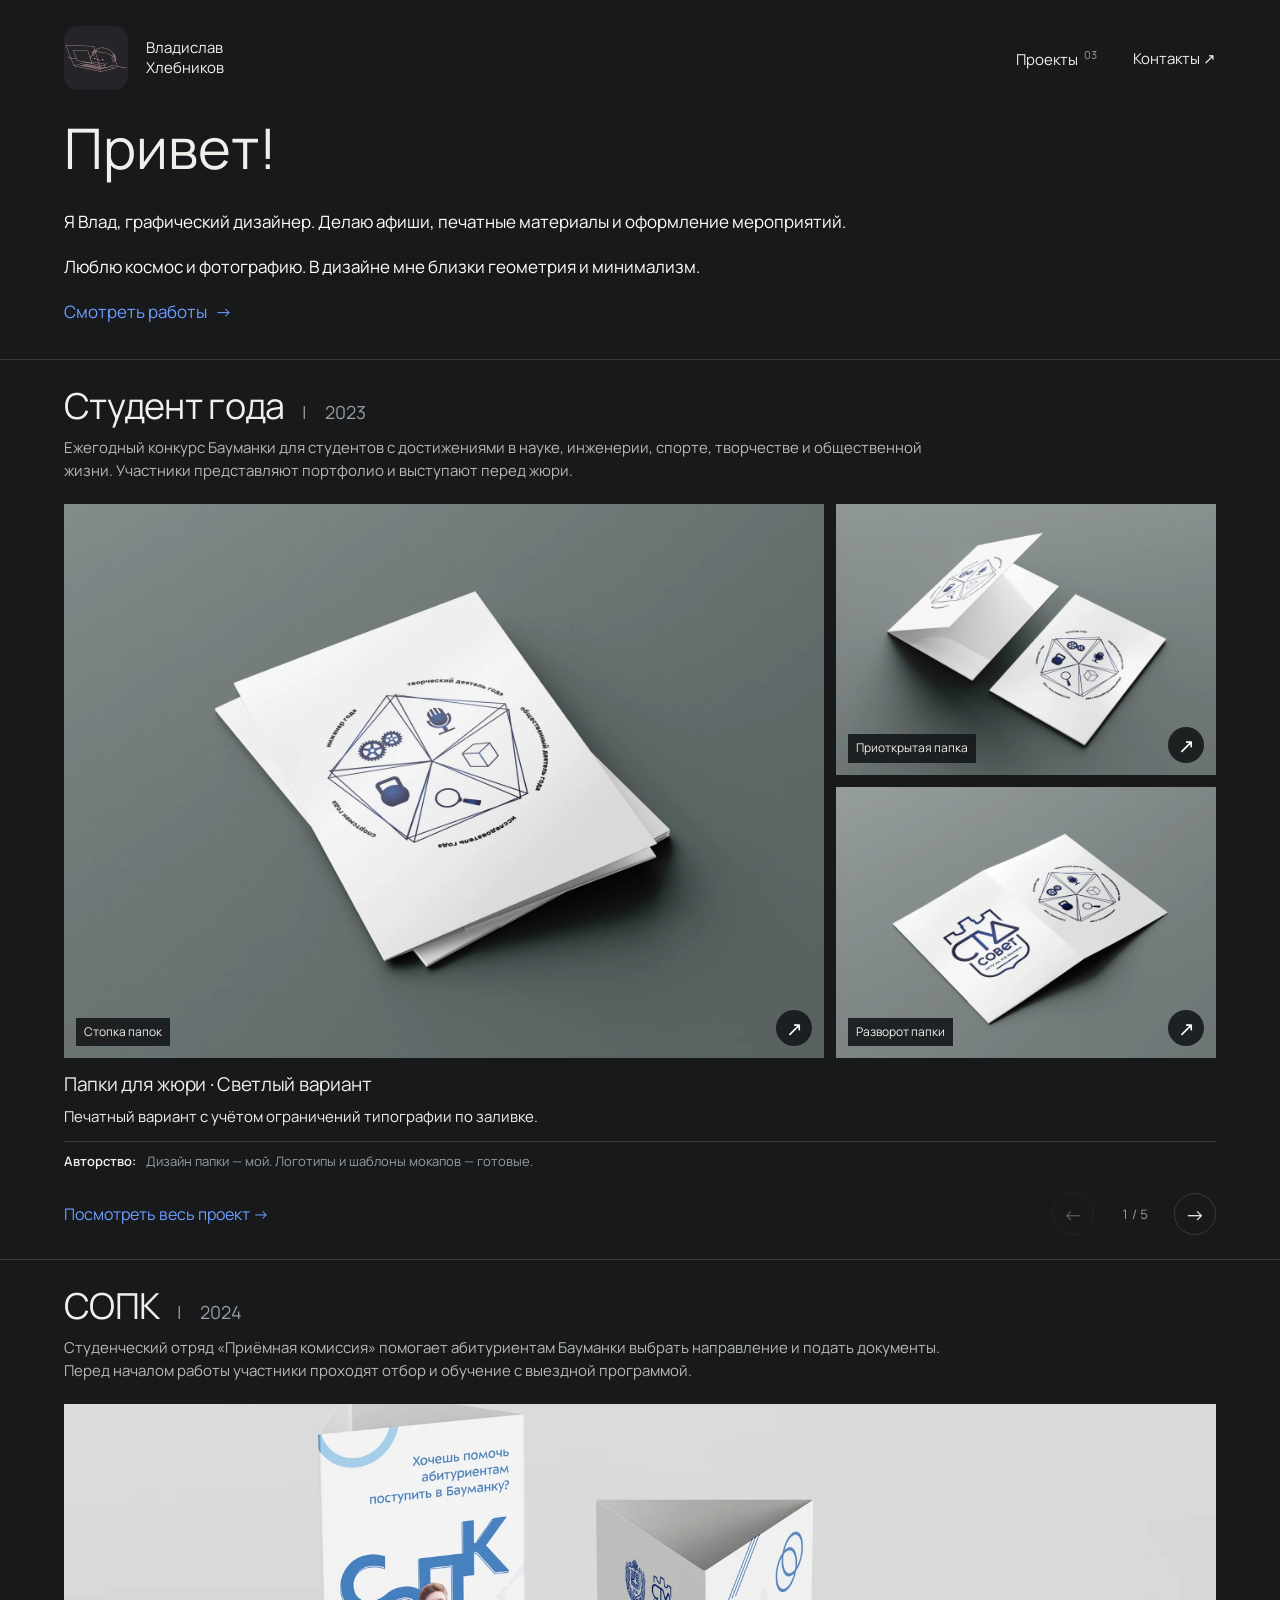
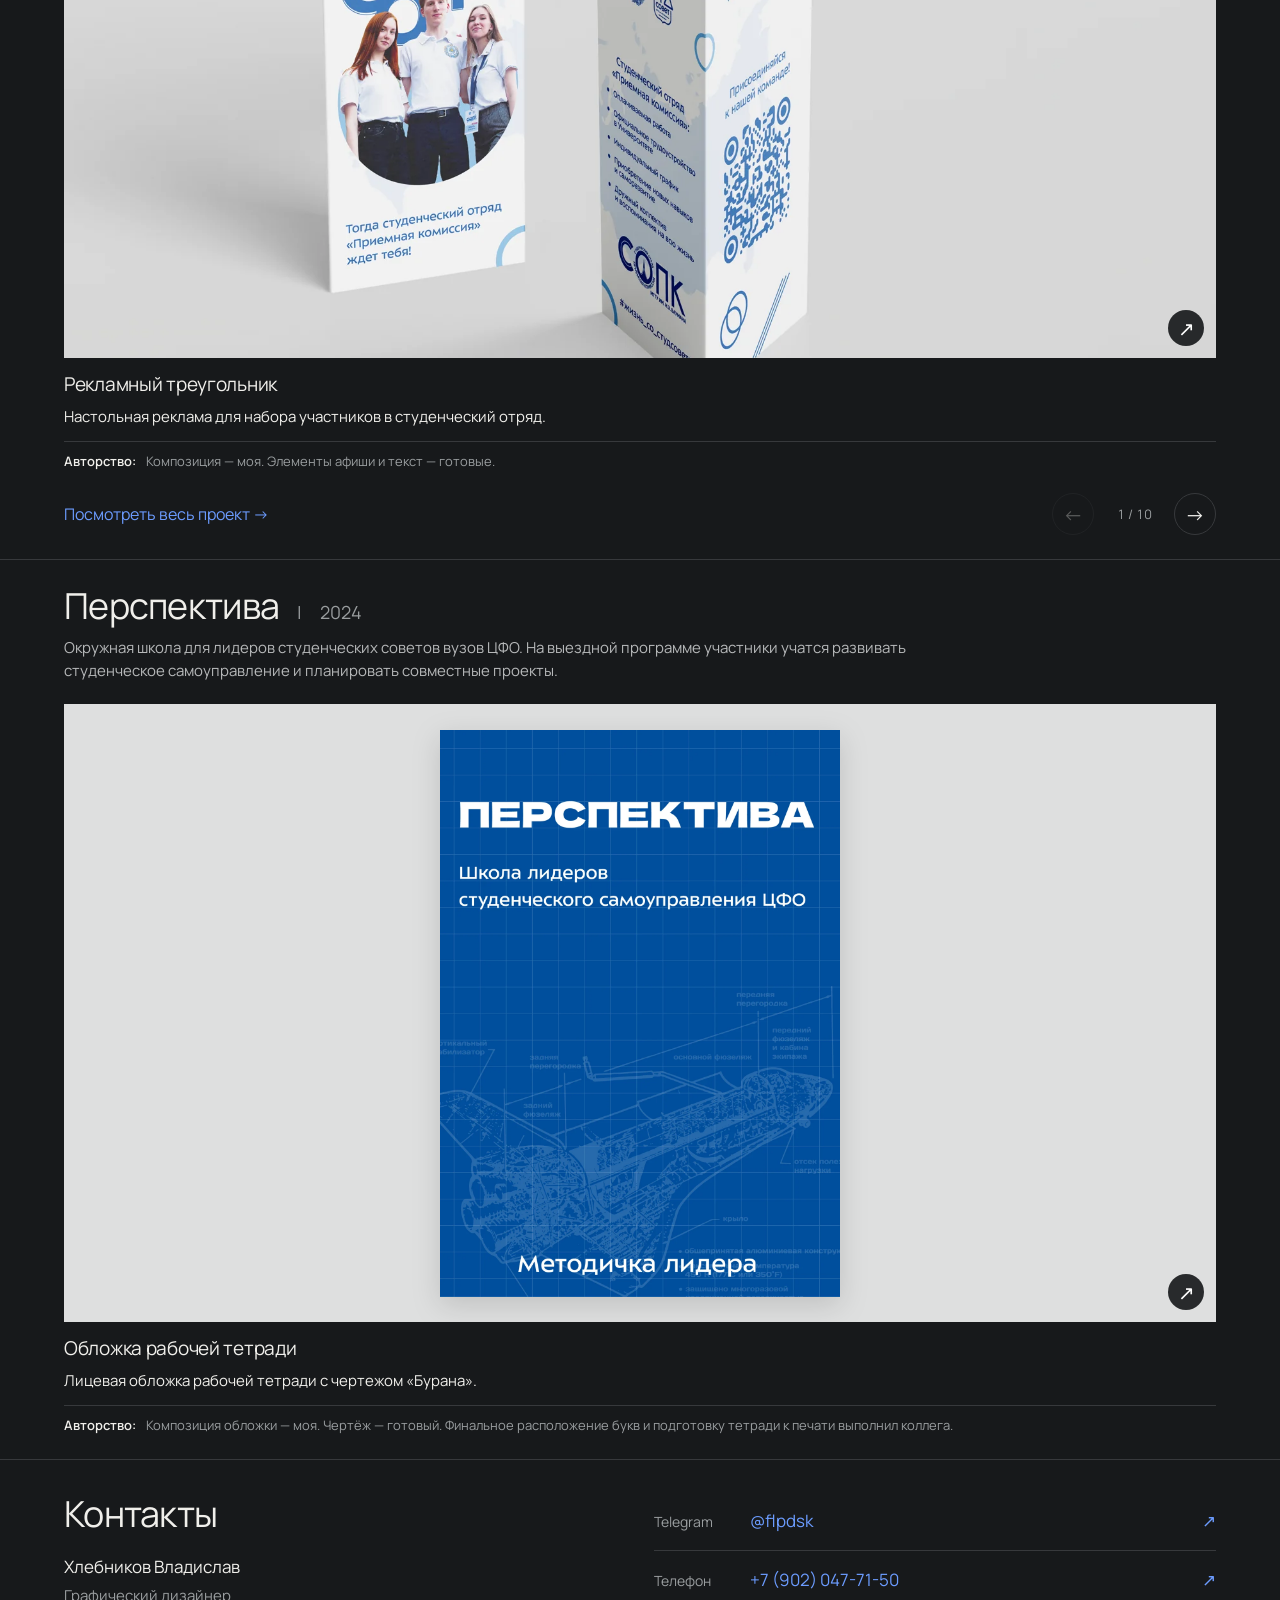
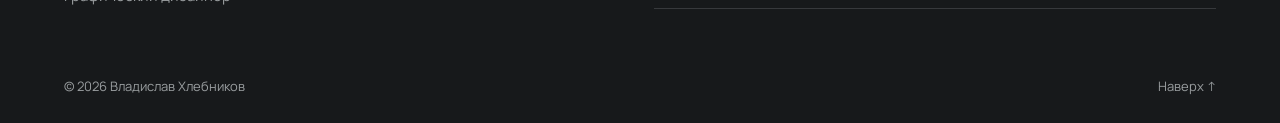
<file: index.html>
<!doctype html>
<html lang="ru" class="home-page">
<head>
  <meta charset="utf-8">
  <meta name="viewport" content="width=device-width, initial-scale=1">
  <meta name="theme-color" content="#17191b">
  <meta name="description" content="Привет, я Влад. Занимаюсь графическим дизайном. Здесь собрал афиши, печатные материалы и оформление событий и рассказываю о своей работе над ними.">
  <title>Владислав Хлебников — графический дизайн</title>
  <link rel="icon" href="assets/favicon.svg" type="image/svg+xml">
  <link rel="preconnect" href="https://fonts.googleapis.com">
  <link rel="preconnect" href="https://fonts.gstatic.com" crossorigin>
  <link rel="stylesheet" href="https://fonts.googleapis.com/css2?family=Manrope:wght@400;600&amp;display=swap">
  <link rel="stylesheet" href="assets/styles.css">
  <link rel="stylesheet" href="assets/showcase.css">
  <script src="assets/content.js" defer></script>
  <script src="assets/main.js" defer></script>
</head>
<body>
  <a class="skip-link" href="#projects">Перейти к проектам</a>
  <header class="header wrap">
    <a class="identity" href="#" aria-label="Владислав Хлебников — на главную"><img class="identity-avatar" src="assets/avatar.webp" width="64" height="64" alt="" decoding="async"><span>Владислав<br>Хлебников</span></a>
    <nav aria-label="Основная навигация"><a href="#projects">Проекты <span class="nav-count">03</span></a><a href="#contact">Контакты <span aria-hidden="true">↗</span></a></nav>
  </header>
  <main>
    <section class="hero wrap" aria-labelledby="hero-title">
      <h1 id="hero-title">Привет!</h1>
      <div id="approach" class="hero-copy">
        <p>Я Влад, графический дизайнер. Делаю афиши, печатные материалы и оформление мероприятий.</p>
        <p>Люблю космос и фотографию. В дизайне мне близки геометрия и минимализм.</p>
        <a class="hero-link" href="#projects">Смотреть работы <span aria-hidden="true">→</span></a>
      </div>
    </section>
    <section id="projects" class="projects" aria-label="Проекты">
      <div id="project-list"><!-- portfolio:start -->
<section class="project-showcase wrap" id="student" aria-labelledby="student-title" aria-describedby="student-overview"><header class="showcase-header"><div class="project-heading"><h2 id="student-title">Студент года</h2><span class="project-heading-divider" aria-hidden="true">|</span><time class="project-year" datetime="2023">2023</time></div><p class="showcase-description" id="student-overview">Ежегодный конкурс Бауманки для студентов с достижениями в науке, инженерии, спорте, творчестве и общественной жизни. Участники представляют портфолио и выступают перед жюри.</p></header><div class="carousel-viewport" aria-label="Работы проекта «Студент года 2023»"><figure class="work work-wide" data-project="student" data-work="student-white-folders"><div class="work-views views-mosaic"><a class="work-image" href="assets/images/student-white-folders.webp" data-view="student-white-folders" aria-label="Открыть: Папки для жюри · Светлый вариант: Стопка папок" aria-describedby="student-student-white-folders-caption"><span class="work-image-motion"><img src="assets/images/student-white-folders.webp" alt="Студент года 2023 — Папки для жюри · Светлый вариант: Стопка папок" loading="lazy" decoding="async"></span><span class="image-expand" aria-hidden="true">↗</span><span class="view-label">Стопка папок</span></a>
<a class="work-image" href="assets/images/student-white.webp" data-view="student-white" aria-label="Открыть: Папки для жюри · Светлый вариант: Приоткрытая папка" aria-describedby="student-student-white-folders-caption"><span class="work-image-motion"><img src="assets/images/student-white.webp" alt="Студент года 2023 — Папки для жюри · Светлый вариант: Приоткрытая папка" loading="lazy" decoding="async"></span><span class="image-expand" aria-hidden="true">↗</span><span class="view-label">Приоткрытая папка</span></a>
<a class="work-image" href="assets/images/student-white-open.webp" data-view="student-white-open" aria-label="Открыть: Папки для жюри · Светлый вариант: Разворот папки" aria-describedby="student-student-white-folders-caption"><span class="work-image-motion"><img src="assets/images/student-white-open.webp" alt="Студент года 2023 — Папки для жюри · Светлый вариант: Разворот папки" loading="lazy" decoding="async"></span><span class="image-expand" aria-hidden="true">↗</span><span class="view-label">Разворот папки</span></a></div><figcaption id="student-student-white-folders-caption"><h3 class="work-title">Папки для жюри · Светлый вариант</h3><p class="work-summary">Печатный вариант с учётом ограничений типографии по заливке.</p><dl class="work-team"><dt class="work-team-label">Авторство:</dt><dd>Дизайн папки — мой. Логотипы и шаблоны мокапов — готовые.</dd></dl></figcaption></figure>
<figure class="work work-wide" data-project="student" data-work="student-folders"><div class="work-views views-mosaic"><a class="work-image" href="assets/images/student-folders.webp" data-view="student-folders" aria-label="Открыть: Папки для жюри · Тёмный концепт: Стопка папок" aria-describedby="student-student-folders-caption"><span class="work-image-motion"><img src="assets/images/student-folders.webp" alt="Студент года 2023 — Папки для жюри · Тёмный концепт: Стопка папок" loading="lazy" decoding="async"></span><span class="image-expand" aria-hidden="true">↗</span><span class="view-label">Стопка папок</span></a>
<a class="work-image" href="assets/images/student-cover.webp" data-view="student-cover" aria-label="Открыть: Папки для жюри · Тёмный концепт: Приоткрытая папка" aria-describedby="student-student-folders-caption"><span class="work-image-motion"><img src="assets/images/student-cover.webp" alt="Студент года 2023 — Папки для жюри · Тёмный концепт: Приоткрытая папка" loading="lazy" decoding="async"></span><span class="image-expand" aria-hidden="true">↗</span><span class="view-label">Приоткрытая папка</span></a>
<a class="work-image" href="assets/images/student-folder-open.webp" data-view="student-folder-open" aria-label="Открыть: Папки для жюри · Тёмный концепт: Разворот папки" aria-describedby="student-student-folders-caption"><span class="work-image-motion"><img src="assets/images/student-folder-open.webp" alt="Студент года 2023 — Папки для жюри · Тёмный концепт: Разворот папки" loading="lazy" decoding="async"></span><span class="image-expand" aria-hidden="true">↗</span><span class="view-label">Разворот папки</span></a></div><figcaption id="student-student-folders-caption"><h3 class="work-title">Папки для жюри · Тёмный концепт</h3><p class="work-summary">Первый вариант папок в тёмных цветах конкурса. Сохранил его как концепт.</p><dl class="work-team"><dt class="work-team-label">Авторство:</dt><dd>Дизайн папки — мой, на основе концепта команды. Шаблоны мокапов — готовые.</dd></dl></figcaption></figure>
<figure class="work work-portrait" data-project="student" data-work="student-poster"><div class="work-views"><a class="work-image" href="assets/images/student-poster.webp" data-view="student-poster" aria-label="Открыть: Афиша конкурса" aria-describedby="student-student-poster-caption"><span class="work-image-motion"><img src="assets/images/student-poster.webp" alt="Студент года 2023 — Афиша конкурса" loading="lazy" decoding="async"></span><span class="image-expand" aria-hidden="true">↗</span></a></div><figcaption id="student-student-poster-caption"><h3 class="work-title">Афиша конкурса</h3><p class="work-summary">Подготовил афишу конкурса к печати на основе концепта команды.</p><dl class="work-team"><dt class="work-team-label">Авторство:</dt><dd>Концепт — команды конкурса. Финальные правки в показанной версии внёс коллега.</dd></dl></figcaption></figure>
<figure class="work" data-project="student" data-work="student-table"><div class="work-views views-stack"><a class="work-image" href="assets/images/student-table.webp" data-view="student-table" aria-label="Открыть: Рекламная пирамидка: Как выглядит пирамидка" aria-describedby="student-student-table-caption"><span class="work-image-motion"><img src="assets/images/student-table.webp" alt="Студент года 2023 — Рекламная пирамидка: Как выглядит пирамидка" loading="lazy" decoding="async"></span><span class="image-expand" aria-hidden="true">↗</span><span class="view-label">Как выглядит пирамидка</span></a>
<a class="work-image work-image-contain work-image-cropped" href="assets/images/student-pyramid-flat.webp" data-view="student-pyramid-flat" aria-label="Открыть: Рекламная пирамидка: Развёртка для печати" aria-describedby="student-student-table-caption" style="--preview-ratio:2.2"><span class="work-image-motion"><img src="assets/images/student-pyramid-flat.webp" alt="Студент года 2023 — Рекламная пирамидка: Развёртка для печати" loading="lazy" decoding="async"></span><span class="image-expand" aria-hidden="true">↗</span><span class="view-label">Развёртка для печати</span></a></div><figcaption id="student-student-table-caption"><h3 class="work-title">Рекламная пирамидка</h3><p class="work-summary">Бумажная реклама конкурса, которую можно вырезать и собрать вручную.</p><dl class="work-team"><dt class="work-team-label">Авторство:</dt><dd>Оформление и конструкция — мои. Логотипы и общий стиль — команды конкурса.</dd></dl></figcaption></figure>
<figure class="work work-wide work-portrait" data-project="student" data-work="student-invitation"><div class="work-views views-pair"><a class="work-image work-image-contain" href="assets/images/student-invitation.webp" data-view="student-invitation" aria-label="Открыть: Приглашение для жюри: Внешняя сторона · Развёртка" aria-describedby="student-student-invitation-caption"><span class="work-image-motion"><img src="assets/images/student-invitation.webp" alt="Студент года 2023 — Приглашение для жюри: Внешняя сторона · Развёртка" loading="lazy" decoding="async"></span><span class="image-expand" aria-hidden="true">↗</span><span class="view-label">Внешняя сторона · Развёртка</span></a>
<a class="work-image work-image-contain" href="assets/images/student-invitation-inside.webp" data-view="student-invitation-inside" aria-label="Открыть: Приглашение для жюри: Внутренняя сторона · Развёртка" aria-describedby="student-student-invitation-caption"><span class="work-image-motion"><img src="assets/images/student-invitation-inside.webp" alt="Студент года 2023 — Приглашение для жюри: Внутренняя сторона · Развёртка" loading="lazy" decoding="async"></span><span class="image-expand" aria-hidden="true">↗</span><span class="view-label">Внутренняя сторона · Развёртка</span></a></div><figcaption id="student-student-invitation-caption"><h3 class="work-title">Приглашение для жюри</h3><p class="work-summary">Складное приглашение для членов жюри: обложка и внутреннее обращение.</p><dl class="work-team"><dt class="work-team-label">Авторство:</dt><dd>Дизайн приглашения — мой. Логотипы и исходная графика — готовые.</dd></dl></figcaption></figure>
<figure class="work" data-project="student" data-work="student-station"><div class="work-views"><a class="work-image work-image-contain" href="assets/images/student-station.webp" data-view="student-station" aria-label="Открыть: Яндекс Станция · Приз победителю" aria-describedby="student-student-station-caption"><span class="work-image-motion"><img src="assets/images/student-station.webp" alt="Студент года 2023 — Яндекс Станция · Приз победителю" loading="lazy" decoding="async"></span><span class="image-expand" aria-hidden="true">↗</span></a></div><figcaption id="student-student-station-caption"><h3 class="work-title">Яндекс Станция · Приз победителю</h3><p class="work-summary">Визуализация размещения логотипа конкурса на призе победителю.</p><dl class="work-team"><dt class="work-team-label">Авторство:</dt><dd>Мокап — мой. Логотип — команды конкурса.</dd></dl></figcaption></figure></div><div class="showcase-footer"><a class="project-link" href="projects/student.html">Посмотреть весь проект →</a><div class="carousel-controls" hidden><button type="button" data-direction="prev" aria-label="Предыдущие работы: Студент года 2023">←</button><span class="carousel-counter" aria-live="polite" aria-atomic="true"></span><button type="button" data-direction="next" aria-label="Следующие работы: Студент года 2023">→</button></div></div></section>
<section class="project-showcase wrap" id="sopka" aria-labelledby="sopka-title" aria-describedby="sopka-overview"><header class="showcase-header"><div class="project-heading"><h2 id="sopka-title">СОПК</h2><span class="project-heading-divider" aria-hidden="true">|</span><time class="project-year" datetime="2024">2024</time></div><p class="showcase-description" id="sopka-overview">Студенческий отряд «Приёмная комиссия» помогает абитуриентам Бауманки выбрать направление и подать документы. Перед началом работы участники проходят отбор и обучение с выездной программой.</p></header><div class="carousel-viewport" aria-label="Работы проекта «СОПК»"><figure class="work work-wide" data-project="sopka" data-work="sopka-cover"><div class="work-views"><a class="work-image" href="assets/images/sopka-cover.webp" data-view="sopka-cover" aria-label="Открыть: Рекламный треугольник" aria-describedby="sopka-sopka-cover-caption"><span class="work-image-motion"><img src="assets/images/sopka-cover.webp" alt="СОПК — Рекламный треугольник" loading="lazy" decoding="async"></span><span class="image-expand" aria-hidden="true">↗</span></a></div><figcaption id="sopka-sopka-cover-caption"><h3 class="work-title">Рекламный треугольник</h3><p class="work-summary">Настольная реклама для набора участников в студенческий отряд.</p><dl class="work-team"><dt class="work-team-label">Авторство:</dt><dd>Композиция — моя. Элементы афиши и текст — готовые.</dd></dl></figcaption></figure>
<figure class="work work-portrait" data-project="sopka" data-work="sopka-notebook"><div class="work-views"><a class="work-image" href="assets/images/sopka-notebook.webp" data-view="sopka-notebook" aria-label="Открыть: Обложка блокнота" aria-describedby="sopka-sopka-notebook-caption"><span class="work-image-motion"><img src="assets/images/sopka-notebook.webp" alt="СОПК — Обложка блокнота" loading="lazy" decoding="async"></span><span class="image-expand" aria-hidden="true">↗</span></a></div><figcaption id="sopka-sopka-notebook-caption"><h3 class="work-title">Обложка блокнота</h3><p class="work-summary">Обложка с композицией из букв «СОПК», которую позже использовали в других материалах.</p><dl class="work-team"><dt class="work-team-label">Авторство:</dt><dd>Обложка — моя. Композицию из букв доработал вместе с коллегой.</dd></dl></figcaption></figure>
<figure class="work work-portrait" data-project="sopka" data-work="sopka-poster"><div class="work-views"><a class="work-image" href="assets/images/sopka-poster.webp" data-view="sopka-poster" aria-label="Открыть: Афиша набора" aria-describedby="sopka-sopka-poster-caption"><span class="work-image-motion"><img src="assets/images/sopka-poster.webp" alt="СОПК — Афиша набора" loading="lazy" decoding="async"></span><span class="image-expand" aria-hidden="true">↗</span></a></div><figcaption id="sopka-sopka-poster-caption"><h3 class="work-title">Афиша набора</h3><p class="work-summary">Афиша набора в отряд в форматах А3 и А4.</p><dl class="work-team"><dt class="work-team-label">Авторство:</dt><dd>Коллективная работа на основе готовой афиши.</dd></dl></figcaption></figure>
<figure class="work work-wide work-portrait" data-project="sopka" data-work="sopka-leaflet-front"><div class="work-views views-pair"><a class="work-image" href="assets/images/sopka-leaflet-front.webp" data-view="sopka-leaflet-front" aria-label="Открыть: Двусторонняя листовка А6: Лицевая сторона" aria-describedby="sopka-sopka-leaflet-front-caption"><span class="work-image-motion"><img src="assets/images/sopka-leaflet-front.webp" alt="СОПК — Двусторонняя листовка А6: Лицевая сторона" loading="lazy" decoding="async"></span><span class="image-expand" aria-hidden="true">↗</span><span class="view-label">Лицевая сторона</span></a>
<a class="work-image" href="assets/images/sopka-leaflet-back.webp" data-view="sopka-leaflet-back" aria-label="Открыть: Двусторонняя листовка А6: Оборотная сторона" aria-describedby="sopka-sopka-leaflet-front-caption"><span class="work-image-motion"><img src="assets/images/sopka-leaflet-back.webp" alt="СОПК — Двусторонняя листовка А6: Оборотная сторона" loading="lazy" decoding="async"></span><span class="image-expand" aria-hidden="true">↗</span><span class="view-label">Оборотная сторона</span></a></div><figcaption id="sopka-sopka-leaflet-front-caption"><h3 class="work-title">Двусторонняя листовка А6</h3><p class="work-summary">Листовка А6: информация о наборе на лицевой стороне и об отряде — на обороте.</p><dl class="work-team"><dt class="work-team-label">Авторство:</dt><dd>Вёрстка обеих сторон — моя. Графика афиши и текст организаторов — готовые.</dd></dl></figcaption></figure>
<figure class="work" data-project="sopka" data-work="sopka-table"><div class="work-views"><a class="work-image" href="assets/images/sopka-table.webp" data-view="sopka-table" aria-label="Открыть: Табличка регистрации" aria-describedby="sopka-sopka-table-caption"><span class="work-image-motion"><img src="assets/images/sopka-table.webp" alt="СОПК — Табличка регистрации" loading="lazy" decoding="async"></span><span class="image-expand" aria-hidden="true">↗</span></a></div><figcaption id="sopka-sopka-table-caption"><h3 class="work-title">Табличка регистрации</h3><p class="work-summary">Настольный указатель места регистрации участников выезда.</p><dl class="work-team"><dt class="work-team-label">Авторство:</dt><dd>Мой макет на основе графики выезда.</dd></dl></figcaption></figure>
<figure class="work" data-project="sopka" data-work="sopka-pen"><div class="work-views views-pair"><a class="work-image work-image-contain" href="assets/images/sopka-pen.webp" data-view="sopka-pen" aria-label="Открыть: Ручка со слоганом: Под углом" aria-describedby="sopka-sopka-pen-caption"><span class="work-image-motion"><img src="assets/images/sopka-pen.webp" alt="СОПК — Ручка со слоганом: Под углом" loading="lazy" decoding="async"></span><span class="image-expand" aria-hidden="true">↗</span><span class="view-label">Под углом</span></a>
<a class="work-image work-image-contain" href="assets/images/sopka-pen-front.webp" data-view="sopka-pen-front" aria-label="Открыть: Ручка со слоганом: Прямой вид" aria-describedby="sopka-sopka-pen-caption"><span class="work-image-motion"><img src="assets/images/sopka-pen-front.webp" alt="СОПК — Ручка со слоганом: Прямой вид" loading="lazy" decoding="async"></span><span class="image-expand" aria-hidden="true">↗</span><span class="view-label">Прямой вид</span></a></div><figcaption id="sopka-sopka-pen-caption"><h3 class="work-title">Ручка со слоганом</h3><p class="work-summary">Два ракурса нанесения слогана — ориентир для производителя.</p><dl class="work-team"><dt class="work-team-label">Авторство:</dt><dd>Мокапы — мои. Слоган — готовый.</dd></dl></figcaption></figure>
<figure class="work work-wide work-portrait" data-project="sopka" data-work="sopka-workbook-16"><div class="work-views views-pages"><a class="work-image" href="assets/images/sopka-workbook-16.webp" data-view="sopka-workbook-16" aria-label="Открыть: Рабочая тетрадь · Мои страницы: Инфраструктура · Страница 14" aria-describedby="sopka-sopka-workbook-16-caption"><span class="work-image-motion"><img src="assets/images/sopka-workbook-16.webp" alt="СОПК — Рабочая тетрадь · Мои страницы: Инфраструктура · Страница 14" loading="lazy" decoding="async"></span><span class="image-expand" aria-hidden="true">↗</span><span class="view-label">Инфраструктура · Страница 14</span></a>
<a class="work-image" href="assets/images/sopka-workbook-17.webp" data-view="sopka-workbook-17" aria-label="Открыть: Рабочая тетрадь · Мои страницы: Инфраструктура · Страница 15" aria-describedby="sopka-sopka-workbook-16-caption"><span class="work-image-motion"><img src="assets/images/sopka-workbook-17.webp" alt="СОПК — Рабочая тетрадь · Мои страницы: Инфраструктура · Страница 15" loading="lazy" decoding="async"></span><span class="image-expand" aria-hidden="true">↗</span><span class="view-label">Инфраструктура · Страница 15</span></a>
<a class="work-image" href="assets/images/sopka-workbook-22.webp" data-view="sopka-workbook-22" aria-label="Открыть: Рабочая тетрадь · Мои страницы: Старосты · Страница 20" aria-describedby="sopka-sopka-workbook-16-caption"><span class="work-image-motion"><img src="assets/images/sopka-workbook-22.webp" alt="СОПК — Рабочая тетрадь · Мои страницы: Старосты · Страница 20" loading="lazy" decoding="async"></span><span class="image-expand" aria-hidden="true">↗</span><span class="view-label">Старосты · Страница 20</span></a>
<a class="work-image" href="assets/images/sopka-workbook-23.webp" data-view="sopka-workbook-23" aria-label="Открыть: Рабочая тетрадь · Мои страницы: ШМБ · Страница 21" aria-describedby="sopka-sopka-workbook-16-caption"><span class="work-image-motion"><img src="assets/images/sopka-workbook-23.webp" alt="СОПК — Рабочая тетрадь · Мои страницы: ШМБ · Страница 21" loading="lazy" decoding="async"></span><span class="image-expand" aria-hidden="true">↗</span><span class="view-label">ШМБ · Страница 21</span></a>
<a class="work-image" href="assets/images/sopka-workbook-24.webp" data-view="sopka-workbook-24" aria-label="Открыть: Рабочая тетрадь · Мои страницы: Группа ШМБ · Страница 22" aria-describedby="sopka-sopka-workbook-16-caption"><span class="work-image-motion"><img src="assets/images/sopka-workbook-24.webp" alt="СОПК — Рабочая тетрадь · Мои страницы: Группа ШМБ · Страница 22" loading="lazy" decoding="async"></span><span class="image-expand" aria-hidden="true">↗</span><span class="view-label">Группа ШМБ · Страница 22</span></a>
<a class="work-image" href="assets/images/sopka-workbook-25.webp" data-view="sopka-workbook-25" aria-label="Открыть: Рабочая тетрадь · Мои страницы: Анализ преимуществ · Страница 23" aria-describedby="sopka-sopka-workbook-16-caption"><span class="work-image-motion"><img src="assets/images/sopka-workbook-25.webp" alt="СОПК — Рабочая тетрадь · Мои страницы: Анализ преимуществ · Страница 23" loading="lazy" decoding="async"></span><span class="image-expand" aria-hidden="true">↗</span><span class="view-label">Анализ преимуществ · Страница 23</span></a>
<a class="work-image" href="assets/images/sopka-workbook-26.webp" data-view="sopka-workbook-26" aria-label="Открыть: Рабочая тетрадь · Мои страницы: Поле для заметок · Страница 24" aria-describedby="sopka-sopka-workbook-16-caption"><span class="work-image-motion"><img src="assets/images/sopka-workbook-26.webp" alt="СОПК — Рабочая тетрадь · Мои страницы: Поле для заметок · Страница 24" loading="lazy" decoding="async"></span><span class="image-expand" aria-hidden="true">↗</span><span class="view-label">Поле для заметок · Страница 24</span></a>
<a class="work-image" href="assets/images/sopka-workbook-27.webp" data-view="sopka-workbook-27" aria-label="Открыть: Рабочая тетрадь · Мои страницы: Кейсы · Страница 25" aria-describedby="sopka-sopka-workbook-16-caption"><span class="work-image-motion"><img src="assets/images/sopka-workbook-27.webp" alt="СОПК — Рабочая тетрадь · Мои страницы: Кейсы · Страница 25" loading="lazy" decoding="async"></span><span class="image-expand" aria-hidden="true">↗</span><span class="view-label">Кейсы · Страница 25</span></a>
<a class="work-image" href="assets/images/sopka-workbook-28.webp" data-view="sopka-workbook-28" aria-label="Открыть: Рабочая тетрадь · Мои страницы: Лист для записей · Страница 26" aria-describedby="sopka-sopka-workbook-16-caption"><span class="work-image-motion"><img src="assets/images/sopka-workbook-28.webp" alt="СОПК — Рабочая тетрадь · Мои страницы: Лист для записей · Страница 26" loading="lazy" decoding="async"></span><span class="image-expand" aria-hidden="true">↗</span><span class="view-label">Лист для записей · Страница 26</span></a>
<a class="work-image" href="assets/images/sopka-workbook-29.webp" data-view="sopka-workbook-29" aria-label="Открыть: Рабочая тетрадь · Мои страницы: Правила внутренних договорённостей · Страница 27" aria-describedby="sopka-sopka-workbook-16-caption"><span class="work-image-motion"><img src="assets/images/sopka-workbook-29.webp" alt="СОПК — Рабочая тетрадь · Мои страницы: Правила внутренних договорённостей · Страница 27" loading="lazy" decoding="async"></span><span class="image-expand" aria-hidden="true">↗</span><span class="view-label">Правила внутренних договорённостей · Страница 27</span></a></div><figcaption id="sopka-sopka-workbook-16-caption"><h3 class="work-title">Рабочая тетрадь · Мои страницы</h3><p class="work-summary">Часть рабочей тетради для занятий на обучающем выезде.</p><dl class="work-team"><dt class="work-team-label">Авторство:</dt><dd>Показанные страницы — мои. Тетрадь целиком собирали командой.</dd></dl></figcaption></figure>
<figure class="work work-square" data-project="sopka" data-work="sopka-channel"><div class="work-views"><a class="work-image" href="assets/images/sopka-channel.webp" data-view="sopka-channel" aria-label="Открыть: Аватар Telegram-канала" aria-describedby="sopka-sopka-channel-caption"><span class="work-image-motion"><img src="assets/images/sopka-channel.webp" alt="СОПК — Аватар Telegram-канала" loading="lazy" decoding="async"></span><span class="image-expand" aria-hidden="true">↗</span></a></div><figcaption id="sopka-sopka-channel-caption"><h3 class="work-title">Аватар Telegram-канала</h3><p class="work-summary">Аватар канала с информацией для участников обучающего выезда.</p><dl class="work-team"><dt class="work-team-label">Авторство:</dt><dd>Моя композиция на основе оформления выезда.</dd></dl></figcaption></figure>
<figure class="work work-portrait" data-project="sopka" data-work="sopka-badge-speaker"><div class="work-views"><a class="work-image" href="assets/images/sopka-badge-speaker.webp" data-view="sopka-badge-speaker" aria-label="Открыть: Бейдж спикера" aria-describedby="sopka-sopka-badge-speaker-caption"><span class="work-image-motion"><img src="assets/images/sopka-badge-speaker.webp" alt="СОПК — Бейдж спикера" loading="lazy" decoding="async"></span><span class="image-expand" aria-hidden="true">↗</span></a></div><figcaption id="sopka-sopka-badge-speaker-caption"><h3 class="work-title">Бейдж спикера</h3><p class="work-summary">Бейдж с обозначением роли и полем для имени спикера.</p><dl class="work-team"><dt class="work-team-label">Авторство:</dt><dd>Мой макет на основе логотипов и графики проекта.</dd></dl></figcaption></figure>
<figure class="work work-wide work-portrait" data-project="sopka" data-work="sopka-invitation-front"><div class="work-views views-pair"><a class="work-image" href="assets/images/sopka-invitation-front.webp" data-view="sopka-invitation-front" aria-label="Открыть: Приглашение для гостей выезда: Лицевая сторона" aria-describedby="sopka-sopka-invitation-front-caption"><span class="work-image-motion"><img src="assets/images/sopka-invitation-front.webp" alt="СОПК — Приглашение для гостей выезда: Лицевая сторона" loading="lazy" decoding="async"></span><span class="image-expand" aria-hidden="true">↗</span><span class="view-label">Лицевая сторона</span></a>
<a class="work-image" href="assets/images/sopka-invitation-back.webp" data-view="sopka-invitation-back" aria-label="Открыть: Приглашение для гостей выезда: Оборотная сторона · Текст приглашения" aria-describedby="sopka-sopka-invitation-front-caption"><span class="work-image-motion"><img src="assets/images/sopka-invitation-back.webp" alt="СОПК — Приглашение для гостей выезда: Оборотная сторона · Текст приглашения" loading="lazy" decoding="async"></span><span class="image-expand" aria-hidden="true">↗</span><span class="view-label">Оборотная сторона · Текст приглашения</span></a></div><figcaption id="sopka-sopka-invitation-front-caption"><h3 class="work-title">Приглашение для гостей выезда</h3><p class="work-summary">Приглашение для гостей и спикеров выезда: узор на лицевой стороне, обращение — на обороте.</p><dl class="work-team"><dt class="work-team-label">Авторство:</dt><dd>Мой макет на основе логотипов и графики проекта.</dd></dl></figcaption></figure>
<figure class="work work-portrait" data-project="sopka" data-work="sopka-room"><div class="work-views"><a class="work-image" href="assets/images/sopka-room.webp" data-view="sopka-room" aria-label="Открыть: Табличка на комнату" aria-describedby="sopka-sopka-room-caption"><span class="work-image-motion"><img src="assets/images/sopka-room.webp" alt="СОПК — Табличка на комнату" loading="lazy" decoding="async"></span><span class="image-expand" aria-hidden="true">↗</span></a></div><figcaption id="sopka-sopka-room-caption"><h3 class="work-title">Табличка на комнату</h3><p class="work-summary">Табличка с полями для номера комнаты и имён её жильцов.</p><dl class="work-team"><dt class="work-team-label">Авторство:</dt><dd>Мой макет на основе графики выезда.</dd></dl></figcaption></figure>
<figure class="work work-portrait" data-project="sopka" data-work="sopka-bus-1"><div class="work-views"><a class="work-image" href="assets/images/sopka-bus-1.webp" data-view="sopka-bus-1" aria-label="Открыть: Табличка для автобуса: Автобус № 1" aria-describedby="sopka-sopka-bus-1-caption"><span class="work-image-motion"><img src="assets/images/sopka-bus-1.webp" alt="СОПК — Табличка для автобуса: Автобус № 1" loading="lazy" decoding="async"></span><span class="image-expand" aria-hidden="true">↗</span></a></div><figcaption id="sopka-sopka-bus-1-caption"><h3 class="work-title">Табличка для автобуса</h3><p class="work-summary">Пример серии табличек с крупными номерами для сбора участников по автобусам.</p><dl class="work-team"><dt class="work-team-label">Авторство:</dt><dd>Мой макет на основе графики выезда.</dd></dl></figcaption></figure>
<figure class="work" data-project="sopka" data-work="sopka-toilet-women"><div class="work-views views-stack"><a class="work-image work-image-contain" href="assets/images/sopka-toilet-women.webp" data-view="sopka-toilet-women" aria-label="Открыть: Таблички на туалеты: Женский туалет" aria-describedby="sopka-sopka-toilet-women-caption"><span class="work-image-motion"><img src="assets/images/sopka-toilet-women.webp" alt="СОПК — Таблички на туалеты: Женский туалет" loading="lazy" decoding="async"></span><span class="image-expand" aria-hidden="true">↗</span><span class="view-label">Женский туалет</span></a>
<a class="work-image work-image-contain" href="assets/images/sopka-toilet-men.webp" data-view="sopka-toilet-men" aria-label="Открыть: Таблички на туалеты: Мужской туалет" aria-describedby="sopka-sopka-toilet-women-caption"><span class="work-image-motion"><img src="assets/images/sopka-toilet-men.webp" alt="СОПК — Таблички на туалеты: Мужской туалет" loading="lazy" decoding="async"></span><span class="image-expand" aria-hidden="true">↗</span><span class="view-label">Мужской туалет</span></a></div><figcaption id="sopka-sopka-toilet-women-caption"><h3 class="work-title">Таблички на туалеты</h3><p class="work-summary">Указатели женского и мужского туалетов в общей стилистике выезда.</p><dl class="work-team"><dt class="work-team-label">Авторство:</dt><dd>Мои макеты на основе графики выезда.</dd></dl></figcaption></figure></div><div class="showcase-footer"><a class="project-link" href="projects/sopka.html">Посмотреть весь проект →</a><div class="carousel-controls" hidden><button type="button" data-direction="prev" aria-label="Предыдущие работы: СОПК">←</button><span class="carousel-counter" aria-live="polite" aria-atomic="true"></span><button type="button" data-direction="next" aria-label="Следующие работы: СОПК">→</button></div></div></section>
<section class="project-showcase wrap" id="perspective" aria-labelledby="perspective-title" aria-describedby="perspective-overview"><header class="showcase-header"><div class="project-heading"><h2 id="perspective-title">Перспектива</h2><span class="project-heading-divider" aria-hidden="true">|</span><time class="project-year" datetime="2024">2024</time></div><p class="showcase-description" id="perspective-overview">Окружная школа для лидеров студенческих советов вузов ЦФО. На выездной программе участники учатся развивать студенческое самоуправление и планировать совместные проекты.</p></header><div class="carousel-viewport" aria-label="Работы проекта «Перспектива»"><figure class="work work-portrait" data-project="perspective" data-work="perspective-cover"><div class="work-views"><a class="work-image" href="assets/images/perspective-cover.webp" data-view="perspective-cover" aria-label="Открыть: Обложка рабочей тетради" aria-describedby="perspective-perspective-cover-caption"><span class="work-image-motion"><img src="assets/images/perspective-cover.webp" alt="Перспектива — Обложка рабочей тетради" loading="lazy" decoding="async"></span><span class="image-expand" aria-hidden="true">↗</span></a></div><figcaption id="perspective-perspective-cover-caption"><h3 class="work-title">Обложка рабочей тетради</h3><p class="work-summary">Лицевая обложка рабочей тетради с чертежом «Бурана».</p><dl class="work-team"><dt class="work-team-label">Авторство:</dt><dd>Композиция обложки — моя. Чертёж — готовый. Финальное расположение букв и подготовку тетради к печати выполнил коллега.</dd></dl></figcaption></figure></div><div class="showcase-footer" hidden><div class="carousel-controls" hidden><button type="button" data-direction="prev" aria-label="Предыдущие работы: Перспектива">←</button><span class="carousel-counter" aria-live="polite" aria-atomic="true"></span><button type="button" data-direction="next" aria-label="Следующие работы: Перспектива">→</button></div></div></section>
<!-- portfolio:end --></div>
    </section>
    <section id="contact" class="contact wrap" aria-labelledby="contact-title">
      <div class="contact-layout">
        <div class="contact-intro">
          <h2 id="contact-title">Контакты</h2>
          <p class="contact-name">Хлебников Владислав</p>
          <p class="contact-role">Графический дизайнер</p>
        </div>
        <div class="contact-links">
          <a href="https://t.me/flpdsk" target="_blank" rel="noopener noreferrer"><span class="contact-method">Telegram</span><span class="contact-value">@flpdsk</span><span class="contact-arrow" aria-hidden="true">↗</span></a>
          <a href="tel:+79020477150"><span class="contact-method">Телефон</span><span class="contact-value">+7 (902) 047-71-50</span><span class="contact-arrow" aria-hidden="true">↗</span></a>
        </div>
      </div>
    </section>
  </main>
  <footer class="footer wrap"><span>© <span id="year">2026</span> Владислав Хлебников</span><a href="#">Наверх ↑</a></footer>
  <dialog id="viewer" aria-labelledby="viewer-caption"><div class="viewer-toolbar"><p id="viewer-caption" aria-live="polite" aria-atomic="true"></p><button id="viewer-close" type="button" aria-label="Закрыть изображение">Закрыть <span aria-hidden="true">×</span></button></div><div class="viewer-layout"><div class="viewer-stage"><button id="viewer-prev" type="button" aria-label="Предыдущее изображение">←</button><img id="viewer-image" alt="" tabindex="-1"><button id="viewer-next" type="button" aria-label="Следующее изображение">→</button></div><aside id="viewer-details" class="viewer-details" aria-label="Описание работы"></aside></div><p class="viewer-hint"><span id="viewer-navigation-hint">← → Перелистывать</span> <span>Esc Закрыть</span></p></dialog>
</body>
</html>
</file>
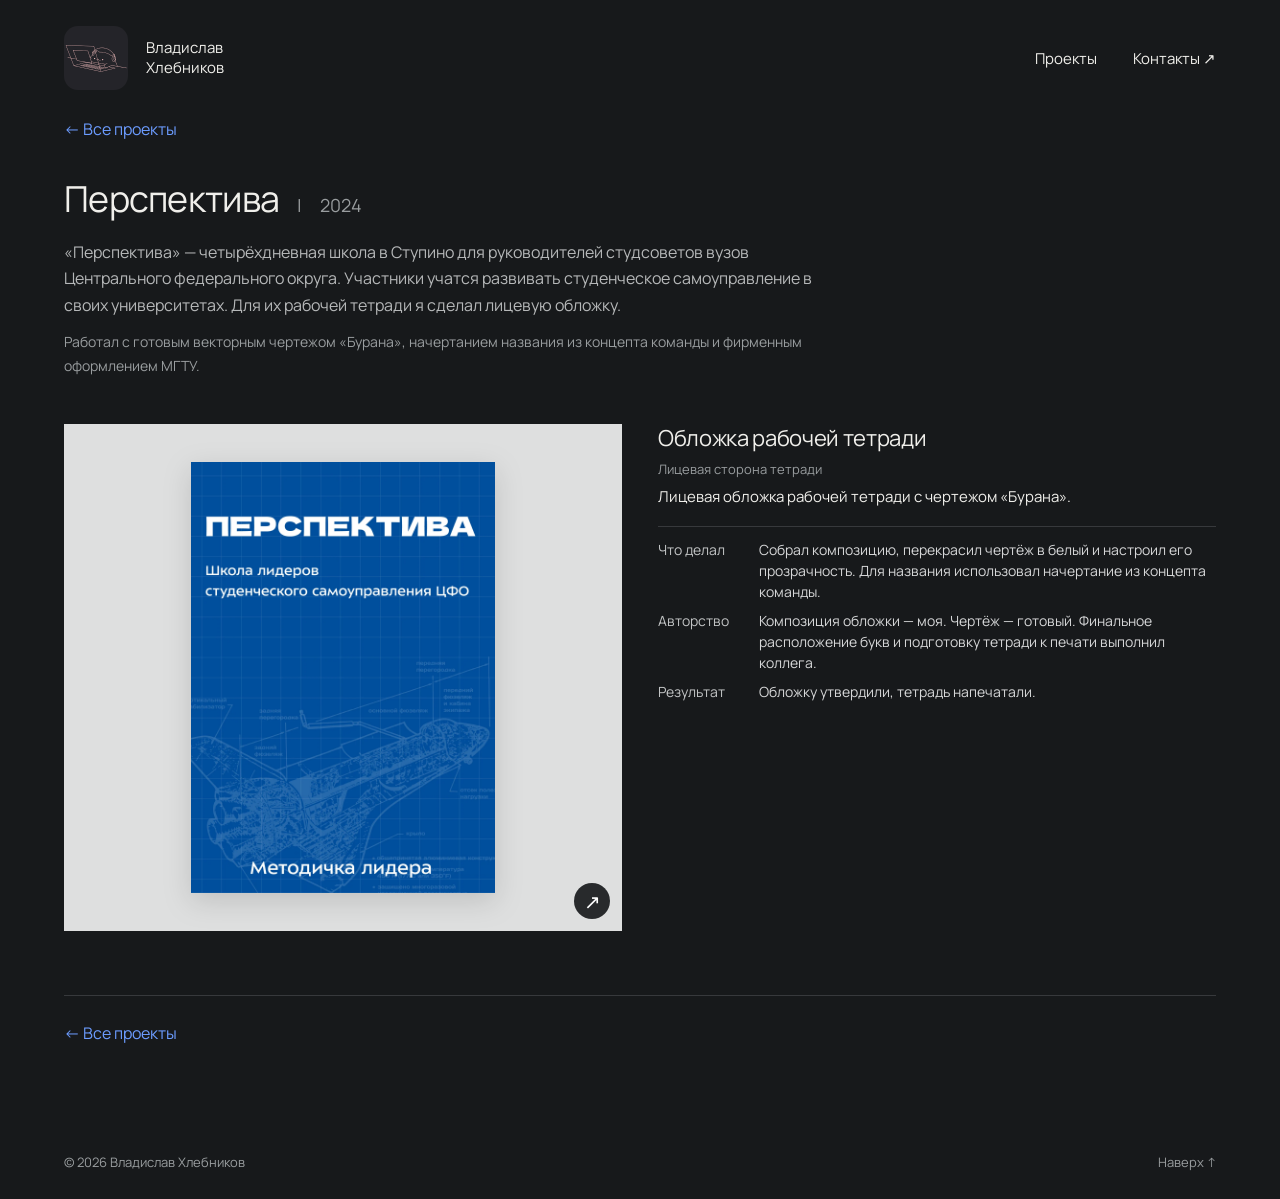
<file: projects/perspective.html>
<!doctype html>
<html lang="ru">
<head>
  <meta charset="utf-8">
  <meta name="viewport" content="width=device-width, initial-scale=1">
  <meta name="theme-color" content="#17191b">
  <meta name="description" content="Обложка рабочей тетради для школы «Перспектива»: композиция с чертежом «Бурана» и мой вклад в работу команды.">
  <title>Перспектива — Владислав Хлебников</title>
  <link rel="icon" href="../assets/favicon.svg" type="image/svg+xml">
  <link rel="preconnect" href="https://fonts.googleapis.com">
  <link rel="preconnect" href="https://fonts.gstatic.com" crossorigin>
  <link rel="stylesheet" href="https://fonts.googleapis.com/css2?family=Manrope:wght@400;600&amp;display=swap">
  <link rel="stylesheet" href="../assets/styles.css">
  <link rel="stylesheet" href="../assets/showcase.css">
  <script src="../assets/content.js" defer></script>
  <script src="../assets/main.js" defer></script>
</head>
<body data-project="perspective" data-root="../">
  <a class="skip-link" href="#project-list">Перейти к работам</a>
  <header class="header wrap">
    <a class="identity" href="../index.html" aria-label="Владислав Хлебников — на главную"><img class="identity-avatar" src="../assets/avatar.webp" width="64" height="64" alt="" decoding="async"><span>Владислав<br>Хлебников</span></a>
    <nav aria-label="Основная навигация"><a href="../index.html#projects">Проекты</a><a href="../index.html#contact">Контакты <span aria-hidden="true">↗</span></a></nav>
  </header>
  <main class="project-page wrap">
    <a class="back-link" href="../index.html#perspective">← Все проекты</a>
    <div id="project-list"><!-- portfolio:start -->
<header class="project-page-intro"><div class="project-heading"><h1 id="perspective-title">Перспектива</h1><span class="project-heading-divider" aria-hidden="true">|</span><time class="project-year" datetime="2024">2024</time></div><p class="project-description">«Перспектива» — четырёхдневная школа в Ступино для руководителей студсоветов вузов Центрального федерального округа. Участники учатся развивать студенческое самоуправление в своих университетах. Для их рабочей тетради я сделал лицевую обложку.</p><p class="project-context">Работал с готовым векторным чертежом «Бурана», начертанием названия из концепта команды и фирменным оформлением МГТУ.</p></header><div class="project-grid project-grid-single"><figure class="work work-portrait" data-project="perspective" data-work="perspective-cover"><div class="work-views"><a class="work-image" href="../assets/images/perspective-cover.webp" data-view="perspective-cover" aria-label="Открыть: Обложка рабочей тетради" aria-describedby="perspective-perspective-cover-caption"><span class="work-image-motion"><img src="../assets/images/perspective-cover.webp" alt="Перспектива — Обложка рабочей тетради" loading="lazy" decoding="async"></span><span class="image-expand" aria-hidden="true">↗</span></a></div><figcaption id="perspective-perspective-cover-caption"><h2 class="work-title">Обложка рабочей тетради</h2><p class="work-format">Лицевая сторона тетради</p><p class="work-summary">Лицевая обложка рабочей тетради с чертежом «Бурана».</p><dl class="work-details"><div><dt>Что делал</dt><dd>Собрал композицию, перекрасил чертёж в белый и настроил его прозрачность. Для названия использовал начертание из концепта команды.</dd></div><div><dt>Авторство</dt><dd>Композиция обложки — моя. Чертёж — готовый. Финальное расположение букв и подготовку тетради к печати выполнил коллега.</dd></div><div><dt>Результат</dt><dd>Обложку утвердили, тетрадь напечатали.</dd></div></dl></figcaption></figure></div>
<!-- portfolio:end --></div>
    <div class="project-page-footer"><a class="back-link" href="../index.html#perspective">← Все проекты</a></div>
  </main>
  <footer class="footer wrap"><span>© <span id="year">2026</span> Владислав Хлебников</span><a href="#">Наверх ↑</a></footer>
  <dialog id="viewer" aria-labelledby="viewer-caption"><div class="viewer-toolbar"><p id="viewer-caption" aria-live="polite" aria-atomic="true"></p><button id="viewer-close" type="button" aria-label="Закрыть изображение">Закрыть <span aria-hidden="true">×</span></button></div><div class="viewer-layout"><div class="viewer-stage"><button id="viewer-prev" type="button" aria-label="Предыдущее изображение">←</button><img id="viewer-image" alt="" tabindex="-1"><button id="viewer-next" type="button" aria-label="Следующее изображение">→</button></div><aside id="viewer-details" class="viewer-details" aria-label="Описание работы"></aside></div><p class="viewer-hint"><span id="viewer-navigation-hint">← → Перелистывать</span> <span>Esc Закрыть</span></p></dialog>
</body>
</html>
</file>
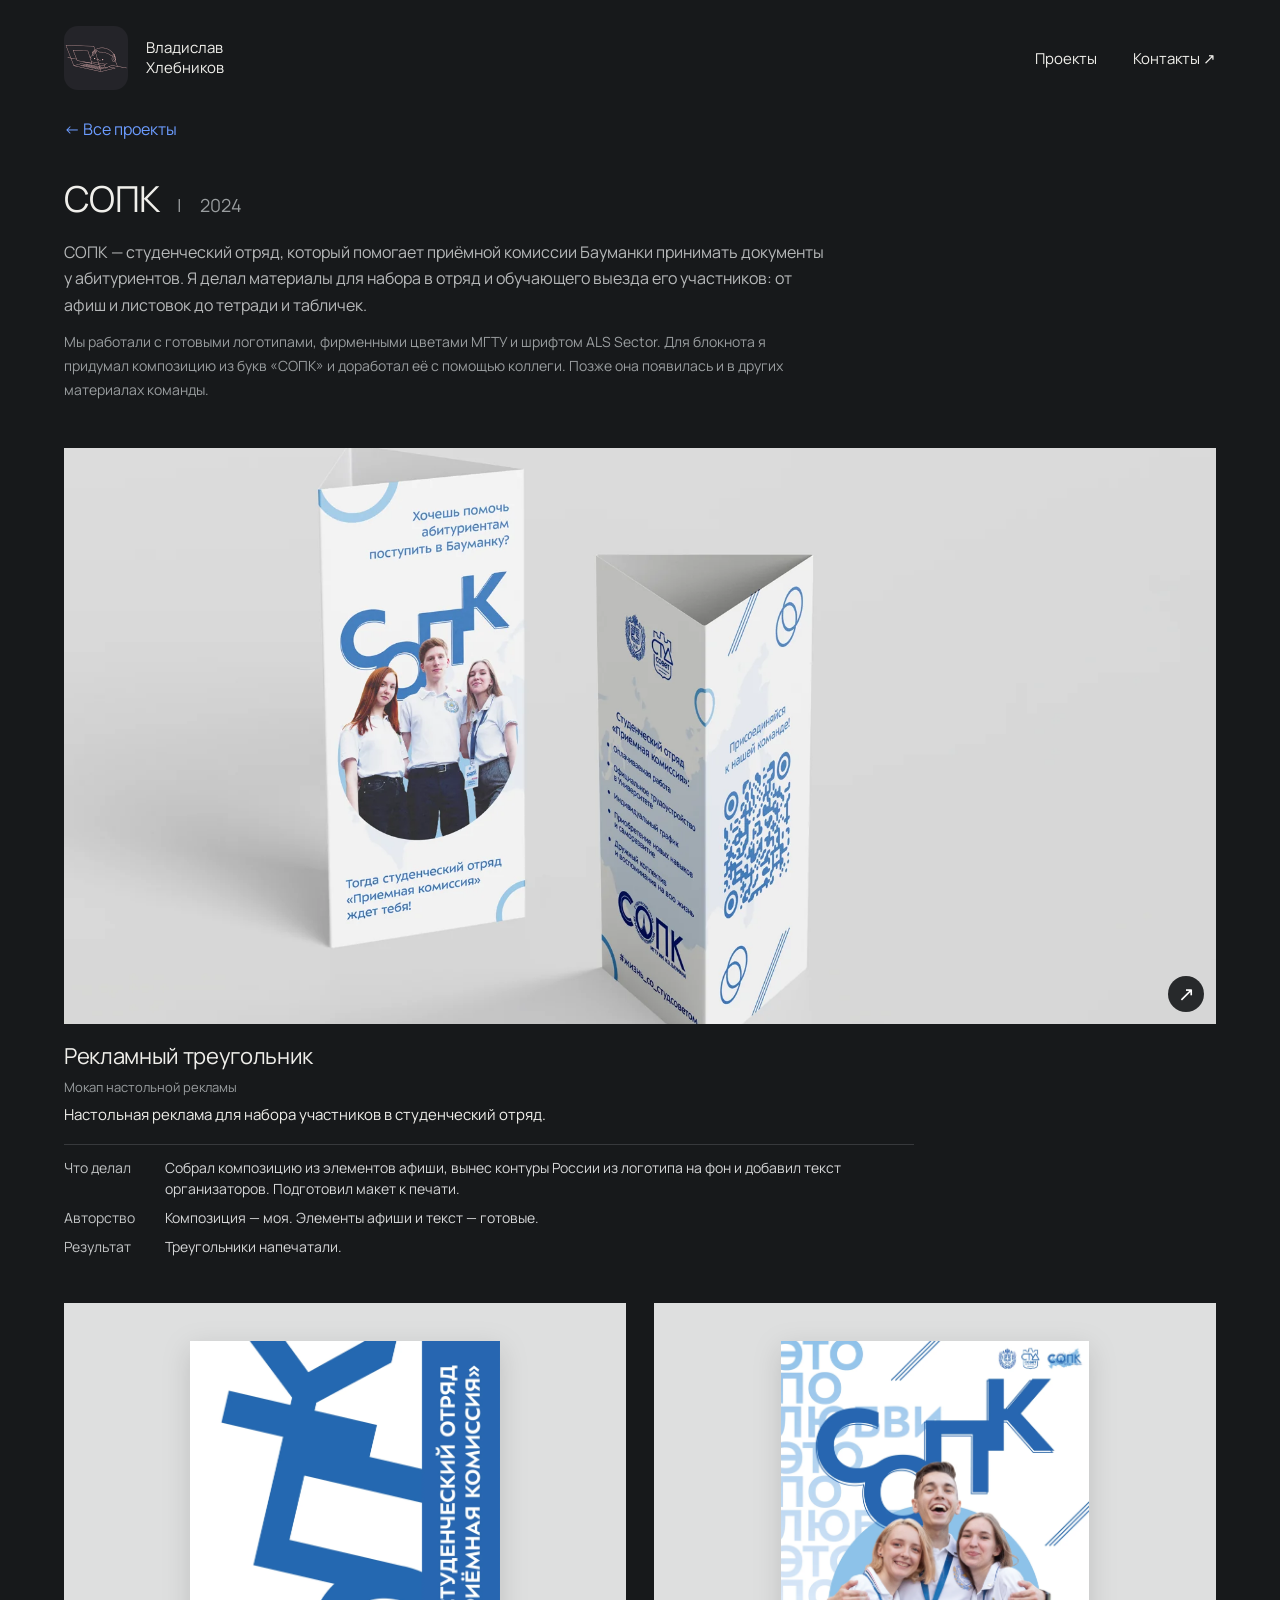
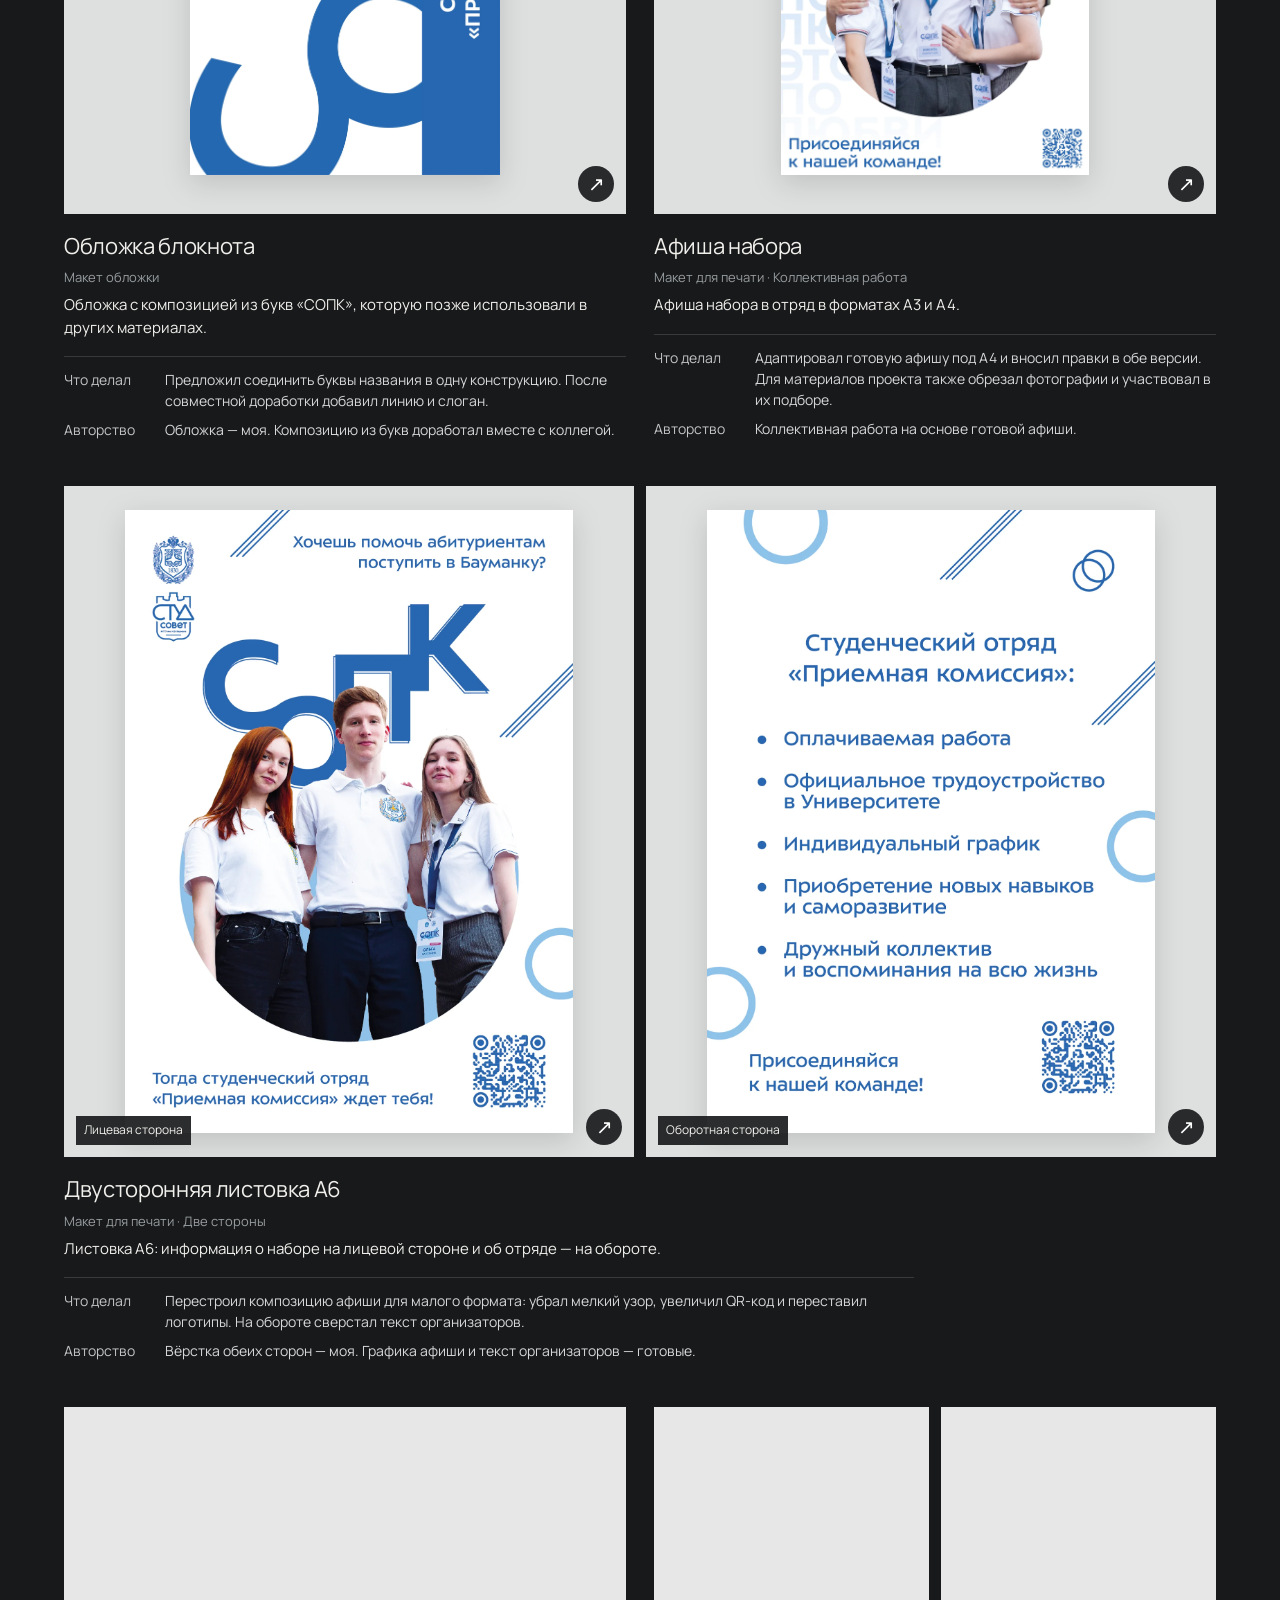
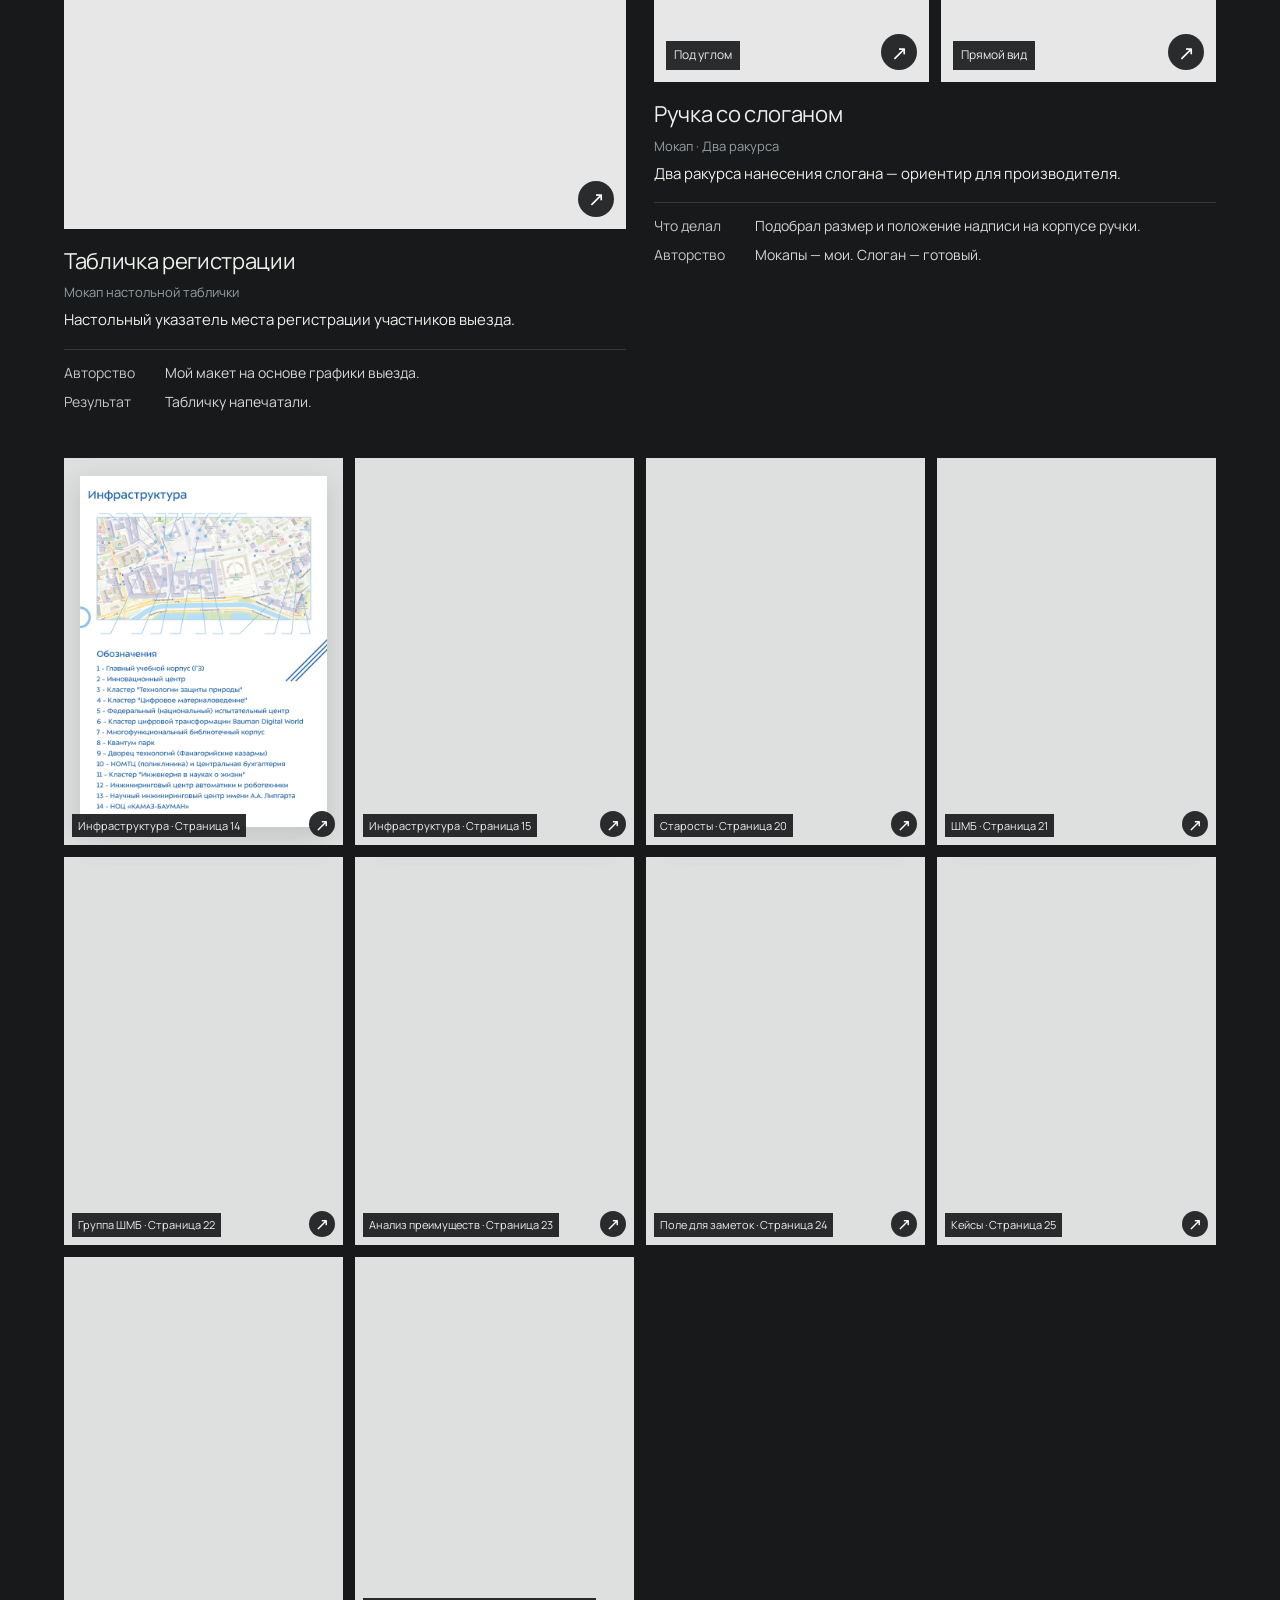
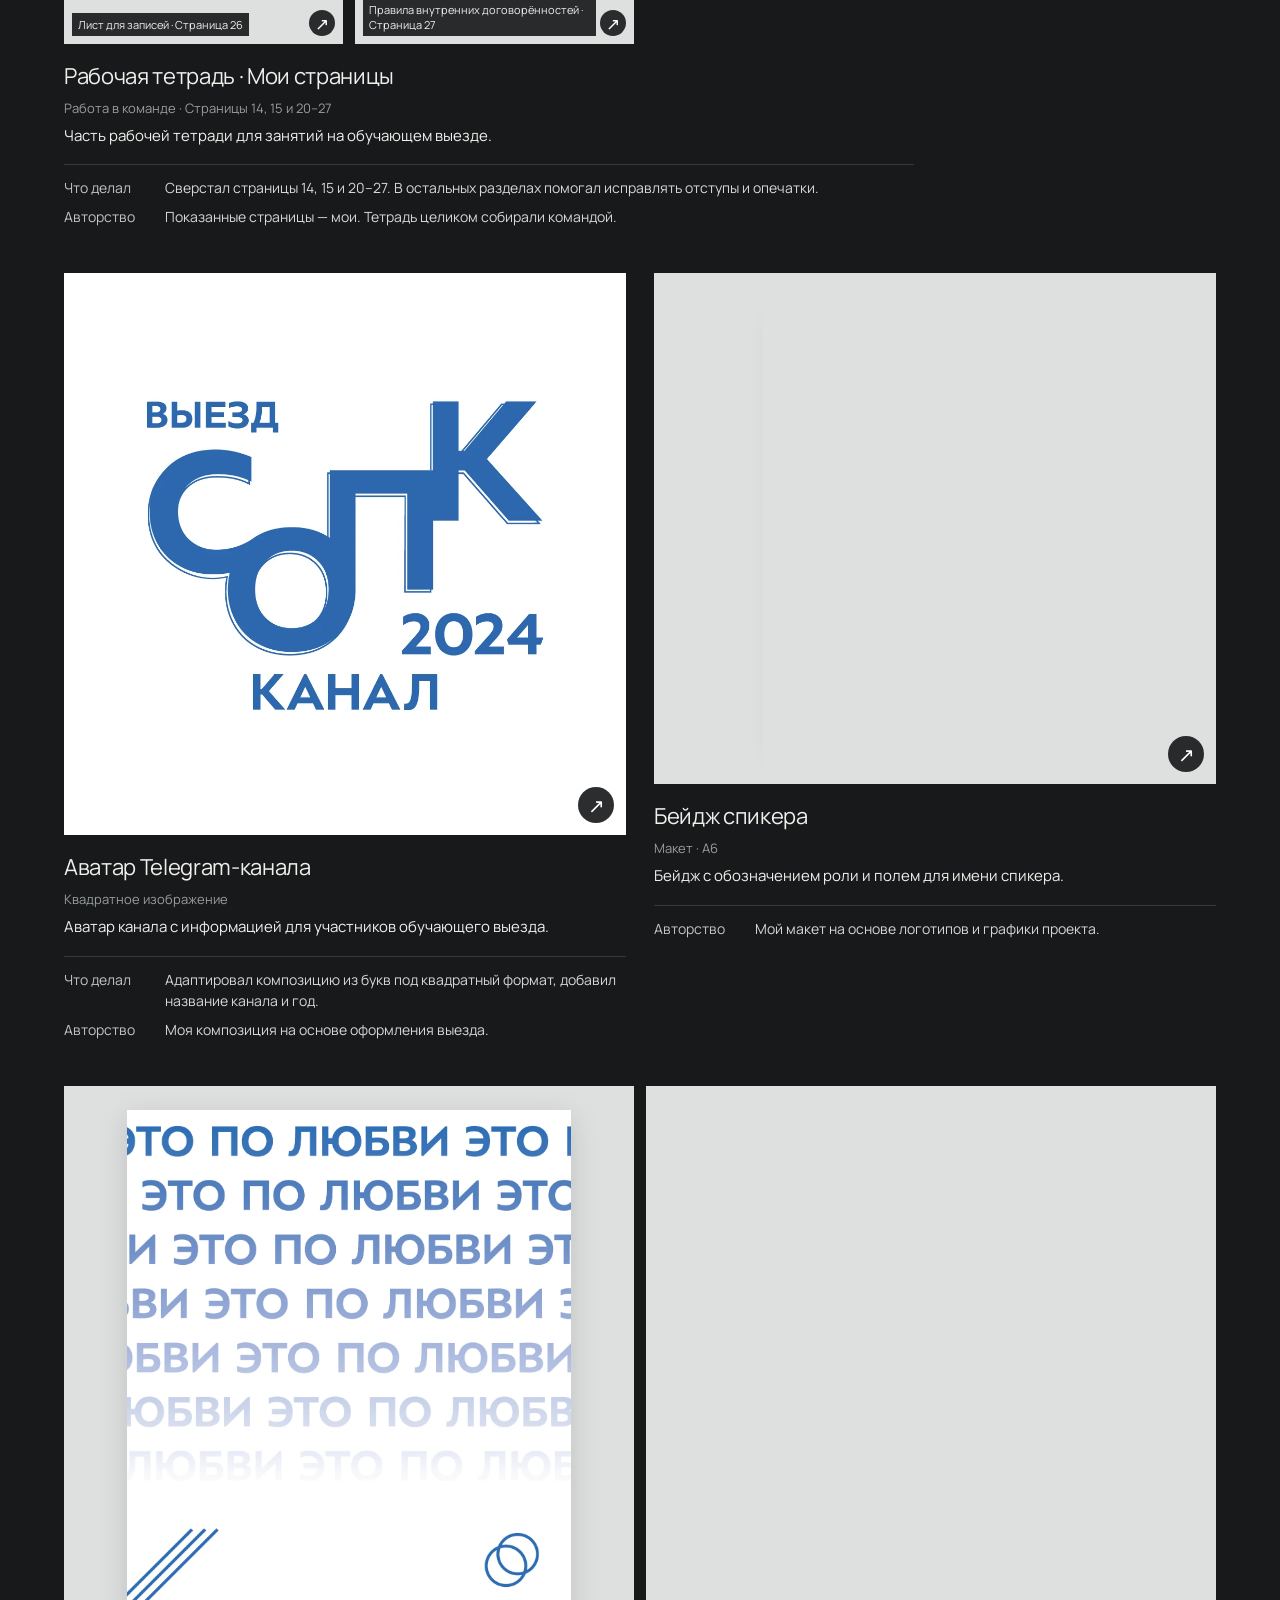
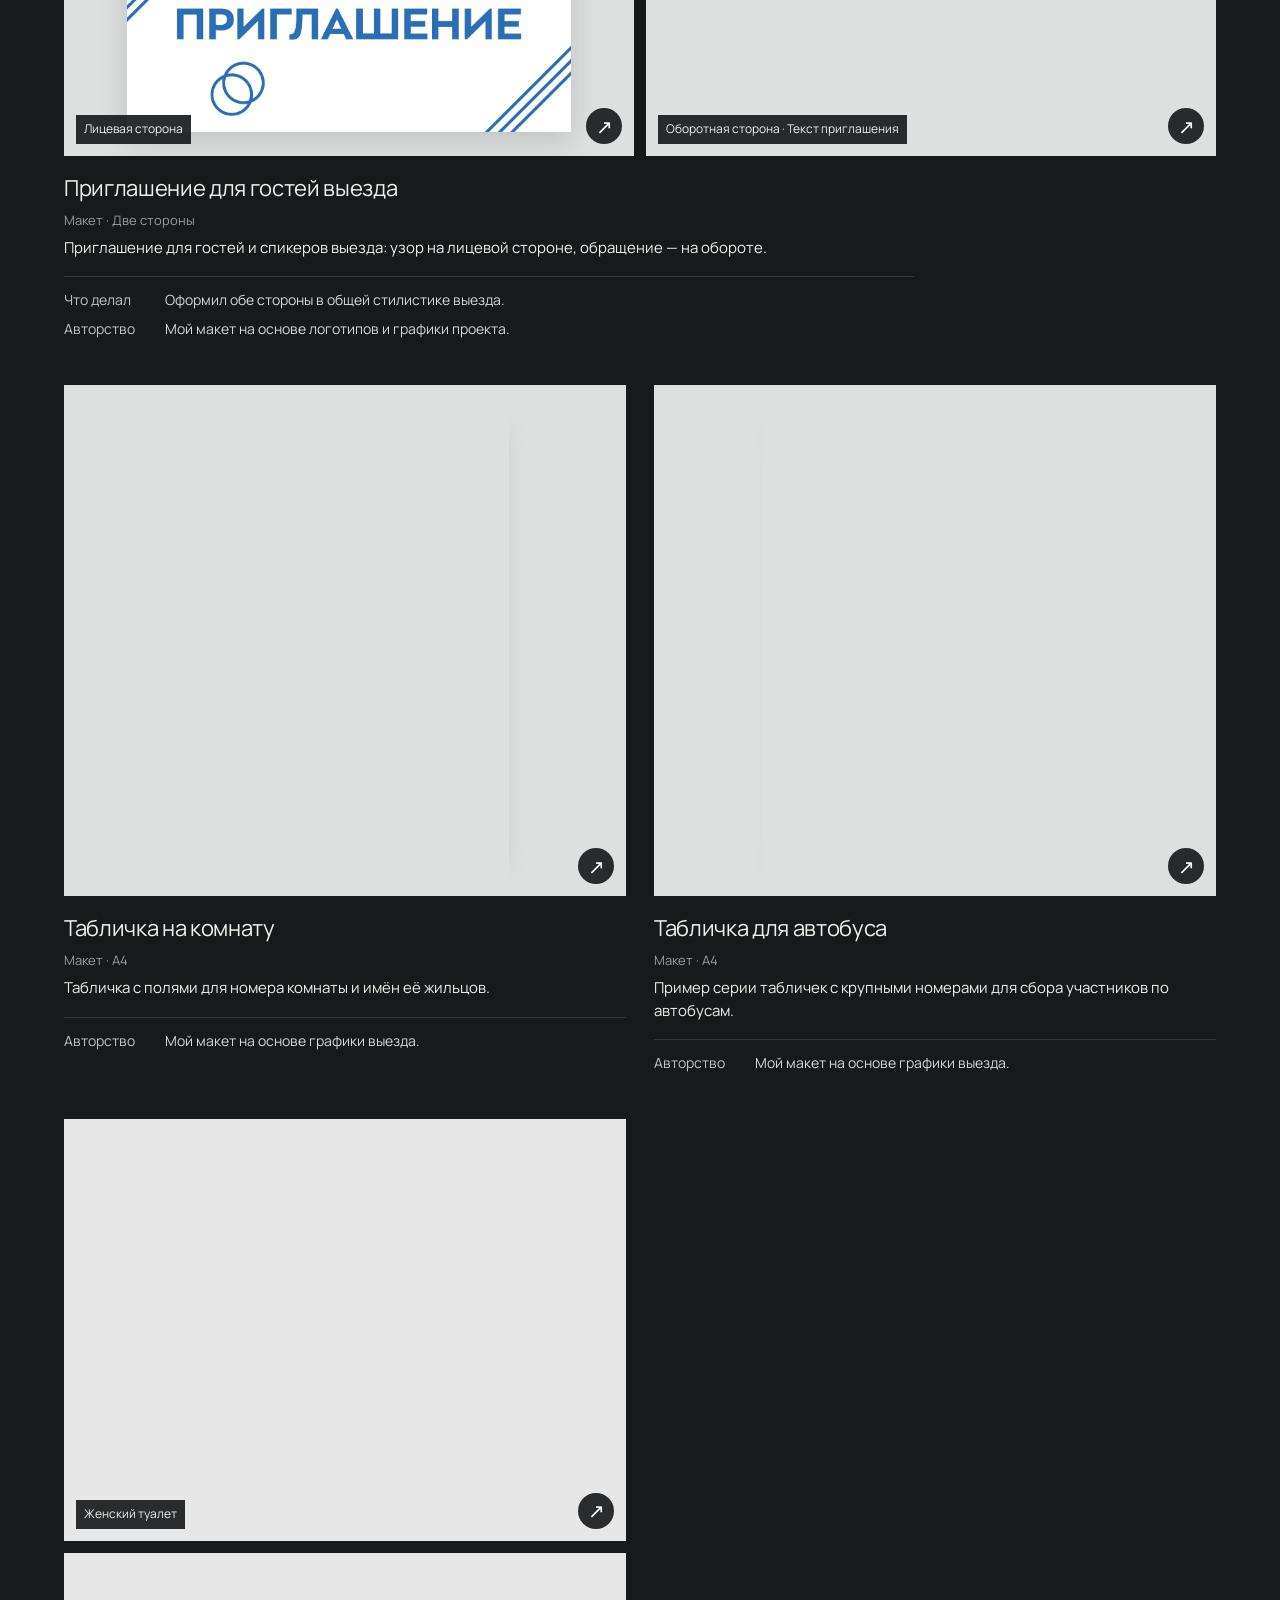
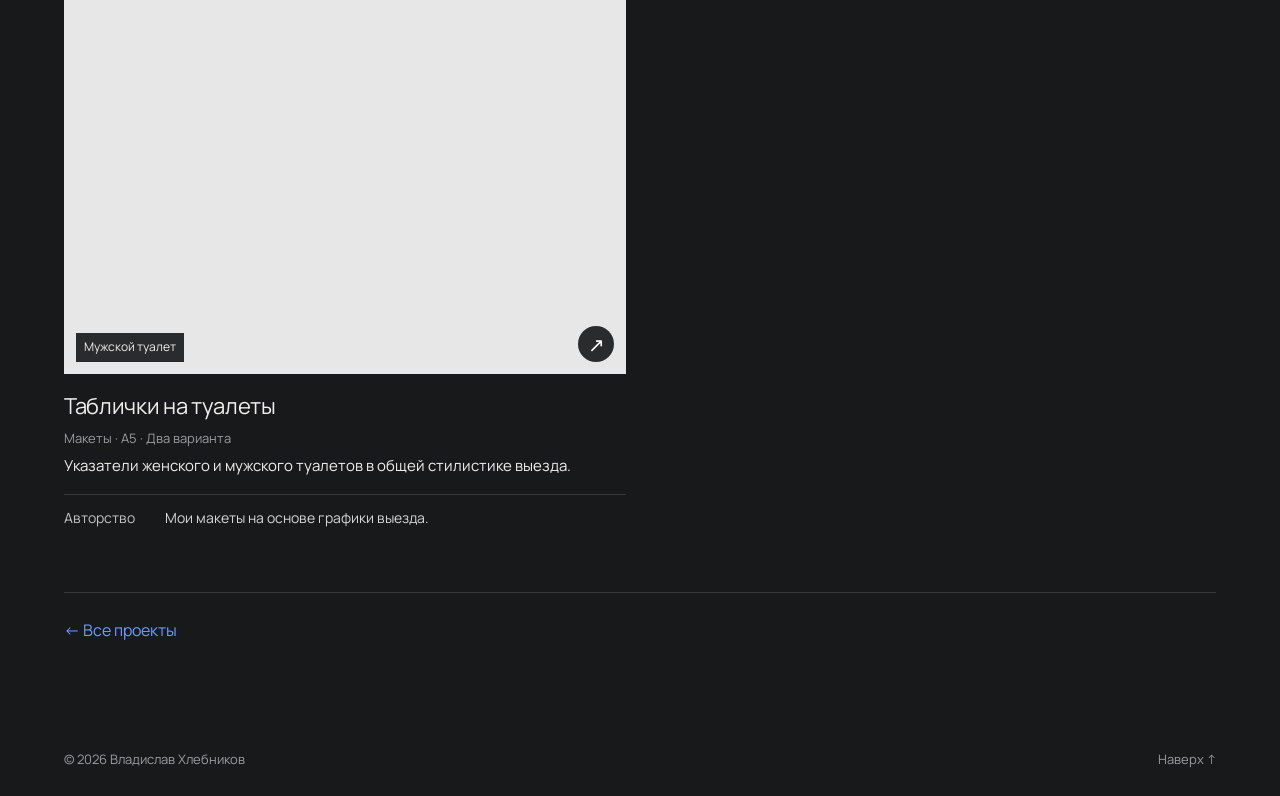
<file: projects/sopka.html>
<!doctype html>
<html lang="ru">
<head>
  <meta charset="utf-8">
  <meta name="viewport" content="width=device-width, initial-scale=1">
  <meta name="theme-color" content="#17191b">
  <meta name="description" content="СОПК — работы Владислава Хлебникова. Оформление, печатные материалы и моя работа над проектом.">
  <title>СОПК — Владислав Хлебников</title>
  <link rel="icon" href="../assets/favicon.svg" type="image/svg+xml">
  <link rel="preconnect" href="https://fonts.googleapis.com">
  <link rel="preconnect" href="https://fonts.gstatic.com" crossorigin>
  <link rel="stylesheet" href="https://fonts.googleapis.com/css2?family=Manrope:wght@400;600&amp;display=swap">
  <link rel="stylesheet" href="../assets/styles.css">
  <link rel="stylesheet" href="../assets/showcase.css">
  <script src="../assets/content.js" defer></script>
  <script src="../assets/main.js" defer></script>
</head>
<body data-project="sopka" data-root="../">
  <a class="skip-link" href="#project-list">Перейти к работам</a>
  <header class="header wrap">
    <a class="identity" href="../index.html" aria-label="Владислав Хлебников — на главную"><img class="identity-avatar" src="../assets/avatar.webp" width="64" height="64" alt="" decoding="async"><span>Владислав<br>Хлебников</span></a>
    <nav aria-label="Основная навигация"><a href="../index.html#projects">Проекты</a><a href="../index.html#contact">Контакты <span aria-hidden="true">↗</span></a></nav>
  </header>
  <main class="project-page wrap">
    <a class="back-link" href="../index.html#sopka">← Все проекты</a>
    <div id="project-list"><!-- portfolio:start -->
<header class="project-page-intro"><div class="project-heading"><h1 id="sopka-title">СОПК</h1><span class="project-heading-divider" aria-hidden="true">|</span><time class="project-year" datetime="2024">2024</time></div><p class="project-description">СОПК — студенческий отряд, который помогает приёмной комиссии Бауманки принимать документы у абитуриентов. Я делал материалы для набора в отряд и обучающего выезда его участников: от афиш и листовок до тетради и табличек.</p><p class="project-context">Мы работали с готовыми логотипами, фирменными цветами МГТУ и шрифтом ALS Sector. Для блокнота я придумал композицию из букв «СОПК» и доработал её с помощью коллеги. Позже она появилась и в других материалах команды.</p></header><div class="project-grid"><figure class="work work-wide" data-project="sopka" data-work="sopka-cover"><div class="work-views"><a class="work-image" href="../assets/images/sopka-cover.webp" data-view="sopka-cover" aria-label="Открыть: Рекламный треугольник" aria-describedby="sopka-sopka-cover-caption"><span class="work-image-motion"><img src="../assets/images/sopka-cover.webp" alt="СОПК — Рекламный треугольник" loading="lazy" decoding="async"></span><span class="image-expand" aria-hidden="true">↗</span></a></div><figcaption id="sopka-sopka-cover-caption"><h2 class="work-title">Рекламный треугольник</h2><p class="work-format">Мокап настольной рекламы</p><p class="work-summary">Настольная реклама для набора участников в студенческий отряд.</p><dl class="work-details"><div><dt>Что делал</dt><dd>Собрал композицию из элементов афиши, вынес контуры России из логотипа на фон и добавил текст организаторов. Подготовил макет к печати.</dd></div><div><dt>Авторство</dt><dd>Композиция — моя. Элементы афиши и текст — готовые.</dd></div><div><dt>Результат</dt><dd>Треугольники напечатали.</dd></div></dl></figcaption></figure>
<figure class="work work-portrait" data-project="sopka" data-work="sopka-notebook"><div class="work-views"><a class="work-image" href="../assets/images/sopka-notebook.webp" data-view="sopka-notebook" aria-label="Открыть: Обложка блокнота" aria-describedby="sopka-sopka-notebook-caption"><span class="work-image-motion"><img src="../assets/images/sopka-notebook.webp" alt="СОПК — Обложка блокнота" loading="lazy" decoding="async"></span><span class="image-expand" aria-hidden="true">↗</span></a></div><figcaption id="sopka-sopka-notebook-caption"><h2 class="work-title">Обложка блокнота</h2><p class="work-format">Макет обложки</p><p class="work-summary">Обложка с композицией из букв «СОПК», которую позже использовали в других материалах.</p><dl class="work-details"><div><dt>Что делал</dt><dd>Предложил соединить буквы названия в одну конструкцию. После совместной доработки добавил линию и слоган.</dd></div><div><dt>Авторство</dt><dd>Обложка — моя. Композицию из букв доработал вместе с коллегой.</dd></div></dl></figcaption></figure>
<figure class="work work-portrait" data-project="sopka" data-work="sopka-poster"><div class="work-views"><a class="work-image" href="../assets/images/sopka-poster.webp" data-view="sopka-poster" aria-label="Открыть: Афиша набора" aria-describedby="sopka-sopka-poster-caption"><span class="work-image-motion"><img src="../assets/images/sopka-poster.webp" alt="СОПК — Афиша набора" loading="lazy" decoding="async"></span><span class="image-expand" aria-hidden="true">↗</span></a></div><figcaption id="sopka-sopka-poster-caption"><h2 class="work-title">Афиша набора</h2><p class="work-format">Макет для печати · Коллективная работа</p><p class="work-summary">Афиша набора в отряд в форматах А3 и А4.</p><dl class="work-details"><div><dt>Что делал</dt><dd>Адаптировал готовую афишу под А4 и вносил правки в обе версии. Для материалов проекта также обрезал фотографии и участвовал в их подборе.</dd></div><div><dt>Авторство</dt><dd>Коллективная работа на основе готовой афиши.</dd></div></dl></figcaption></figure>
<figure class="work work-wide work-portrait" data-project="sopka" data-work="sopka-leaflet-front"><div class="work-views views-pair"><a class="work-image" href="../assets/images/sopka-leaflet-front.webp" data-view="sopka-leaflet-front" aria-label="Открыть: Двусторонняя листовка А6: Лицевая сторона" aria-describedby="sopka-sopka-leaflet-front-caption"><span class="work-image-motion"><img src="../assets/images/sopka-leaflet-front.webp" alt="СОПК — Двусторонняя листовка А6: Лицевая сторона" loading="lazy" decoding="async"></span><span class="image-expand" aria-hidden="true">↗</span><span class="view-label">Лицевая сторона</span></a>
<a class="work-image" href="../assets/images/sopka-leaflet-back.webp" data-view="sopka-leaflet-back" aria-label="Открыть: Двусторонняя листовка А6: Оборотная сторона" aria-describedby="sopka-sopka-leaflet-front-caption"><span class="work-image-motion"><img src="../assets/images/sopka-leaflet-back.webp" alt="СОПК — Двусторонняя листовка А6: Оборотная сторона" loading="lazy" decoding="async"></span><span class="image-expand" aria-hidden="true">↗</span><span class="view-label">Оборотная сторона</span></a></div><figcaption id="sopka-sopka-leaflet-front-caption"><h2 class="work-title">Двусторонняя листовка А6</h2><p class="work-format">Макет для печати · Две стороны</p><p class="work-summary">Листовка А6: информация о наборе на лицевой стороне и об отряде — на обороте.</p><dl class="work-details"><div><dt>Что делал</dt><dd>Перестроил композицию афиши для малого формата: убрал мелкий узор, увеличил QR-код и переставил логотипы. На обороте сверстал текст организаторов.</dd></div><div><dt>Авторство</dt><dd>Вёрстка обеих сторон — моя. Графика афиши и текст организаторов — готовые.</dd></div></dl></figcaption></figure>
<figure class="work" data-project="sopka" data-work="sopka-table"><div class="work-views"><a class="work-image" href="../assets/images/sopka-table.webp" data-view="sopka-table" aria-label="Открыть: Табличка регистрации" aria-describedby="sopka-sopka-table-caption"><span class="work-image-motion"><img src="../assets/images/sopka-table.webp" alt="СОПК — Табличка регистрации" loading="lazy" decoding="async"></span><span class="image-expand" aria-hidden="true">↗</span></a></div><figcaption id="sopka-sopka-table-caption"><h2 class="work-title">Табличка регистрации</h2><p class="work-format">Мокап настольной таблички</p><p class="work-summary">Настольный указатель места регистрации участников выезда.</p><dl class="work-details"><div><dt>Авторство</dt><dd>Мой макет на основе графики выезда.</dd></div><div><dt>Результат</dt><dd>Табличку напечатали.</dd></div></dl></figcaption></figure>
<figure class="work" data-project="sopka" data-work="sopka-pen"><div class="work-views views-pair"><a class="work-image work-image-contain" href="../assets/images/sopka-pen.webp" data-view="sopka-pen" aria-label="Открыть: Ручка со слоганом: Под углом" aria-describedby="sopka-sopka-pen-caption"><span class="work-image-motion"><img src="../assets/images/sopka-pen.webp" alt="СОПК — Ручка со слоганом: Под углом" loading="lazy" decoding="async"></span><span class="image-expand" aria-hidden="true">↗</span><span class="view-label">Под углом</span></a>
<a class="work-image work-image-contain" href="../assets/images/sopka-pen-front.webp" data-view="sopka-pen-front" aria-label="Открыть: Ручка со слоганом: Прямой вид" aria-describedby="sopka-sopka-pen-caption"><span class="work-image-motion"><img src="../assets/images/sopka-pen-front.webp" alt="СОПК — Ручка со слоганом: Прямой вид" loading="lazy" decoding="async"></span><span class="image-expand" aria-hidden="true">↗</span><span class="view-label">Прямой вид</span></a></div><figcaption id="sopka-sopka-pen-caption"><h2 class="work-title">Ручка со слоганом</h2><p class="work-format">Мокап · Два ракурса</p><p class="work-summary">Два ракурса нанесения слогана — ориентир для производителя.</p><dl class="work-details"><div><dt>Что делал</dt><dd>Подобрал размер и положение надписи на корпусе ручки.</dd></div><div><dt>Авторство</dt><dd>Мокапы — мои. Слоган — готовый.</dd></div></dl></figcaption></figure>
<figure class="work work-wide work-portrait" data-project="sopka" data-work="sopka-workbook-16"><div class="work-views views-pages"><a class="work-image" href="../assets/images/sopka-workbook-16.webp" data-view="sopka-workbook-16" aria-label="Открыть: Рабочая тетрадь · Мои страницы: Инфраструктура · Страница 14" aria-describedby="sopka-sopka-workbook-16-caption"><span class="work-image-motion"><img src="../assets/images/sopka-workbook-16.webp" alt="СОПК — Рабочая тетрадь · Мои страницы: Инфраструктура · Страница 14" loading="lazy" decoding="async"></span><span class="image-expand" aria-hidden="true">↗</span><span class="view-label">Инфраструктура · Страница 14</span></a>
<a class="work-image" href="../assets/images/sopka-workbook-17.webp" data-view="sopka-workbook-17" aria-label="Открыть: Рабочая тетрадь · Мои страницы: Инфраструктура · Страница 15" aria-describedby="sopka-sopka-workbook-16-caption"><span class="work-image-motion"><img src="../assets/images/sopka-workbook-17.webp" alt="СОПК — Рабочая тетрадь · Мои страницы: Инфраструктура · Страница 15" loading="lazy" decoding="async"></span><span class="image-expand" aria-hidden="true">↗</span><span class="view-label">Инфраструктура · Страница 15</span></a>
<a class="work-image" href="../assets/images/sopka-workbook-22.webp" data-view="sopka-workbook-22" aria-label="Открыть: Рабочая тетрадь · Мои страницы: Старосты · Страница 20" aria-describedby="sopka-sopka-workbook-16-caption"><span class="work-image-motion"><img src="../assets/images/sopka-workbook-22.webp" alt="СОПК — Рабочая тетрадь · Мои страницы: Старосты · Страница 20" loading="lazy" decoding="async"></span><span class="image-expand" aria-hidden="true">↗</span><span class="view-label">Старосты · Страница 20</span></a>
<a class="work-image" href="../assets/images/sopka-workbook-23.webp" data-view="sopka-workbook-23" aria-label="Открыть: Рабочая тетрадь · Мои страницы: ШМБ · Страница 21" aria-describedby="sopka-sopka-workbook-16-caption"><span class="work-image-motion"><img src="../assets/images/sopka-workbook-23.webp" alt="СОПК — Рабочая тетрадь · Мои страницы: ШМБ · Страница 21" loading="lazy" decoding="async"></span><span class="image-expand" aria-hidden="true">↗</span><span class="view-label">ШМБ · Страница 21</span></a>
<a class="work-image" href="../assets/images/sopka-workbook-24.webp" data-view="sopka-workbook-24" aria-label="Открыть: Рабочая тетрадь · Мои страницы: Группа ШМБ · Страница 22" aria-describedby="sopka-sopka-workbook-16-caption"><span class="work-image-motion"><img src="../assets/images/sopka-workbook-24.webp" alt="СОПК — Рабочая тетрадь · Мои страницы: Группа ШМБ · Страница 22" loading="lazy" decoding="async"></span><span class="image-expand" aria-hidden="true">↗</span><span class="view-label">Группа ШМБ · Страница 22</span></a>
<a class="work-image" href="../assets/images/sopka-workbook-25.webp" data-view="sopka-workbook-25" aria-label="Открыть: Рабочая тетрадь · Мои страницы: Анализ преимуществ · Страница 23" aria-describedby="sopka-sopka-workbook-16-caption"><span class="work-image-motion"><img src="../assets/images/sopka-workbook-25.webp" alt="СОПК — Рабочая тетрадь · Мои страницы: Анализ преимуществ · Страница 23" loading="lazy" decoding="async"></span><span class="image-expand" aria-hidden="true">↗</span><span class="view-label">Анализ преимуществ · Страница 23</span></a>
<a class="work-image" href="../assets/images/sopka-workbook-26.webp" data-view="sopka-workbook-26" aria-label="Открыть: Рабочая тетрадь · Мои страницы: Поле для заметок · Страница 24" aria-describedby="sopka-sopka-workbook-16-caption"><span class="work-image-motion"><img src="../assets/images/sopka-workbook-26.webp" alt="СОПК — Рабочая тетрадь · Мои страницы: Поле для заметок · Страница 24" loading="lazy" decoding="async"></span><span class="image-expand" aria-hidden="true">↗</span><span class="view-label">Поле для заметок · Страница 24</span></a>
<a class="work-image" href="../assets/images/sopka-workbook-27.webp" data-view="sopka-workbook-27" aria-label="Открыть: Рабочая тетрадь · Мои страницы: Кейсы · Страница 25" aria-describedby="sopka-sopka-workbook-16-caption"><span class="work-image-motion"><img src="../assets/images/sopka-workbook-27.webp" alt="СОПК — Рабочая тетрадь · Мои страницы: Кейсы · Страница 25" loading="lazy" decoding="async"></span><span class="image-expand" aria-hidden="true">↗</span><span class="view-label">Кейсы · Страница 25</span></a>
<a class="work-image" href="../assets/images/sopka-workbook-28.webp" data-view="sopka-workbook-28" aria-label="Открыть: Рабочая тетрадь · Мои страницы: Лист для записей · Страница 26" aria-describedby="sopka-sopka-workbook-16-caption"><span class="work-image-motion"><img src="../assets/images/sopka-workbook-28.webp" alt="СОПК — Рабочая тетрадь · Мои страницы: Лист для записей · Страница 26" loading="lazy" decoding="async"></span><span class="image-expand" aria-hidden="true">↗</span><span class="view-label">Лист для записей · Страница 26</span></a>
<a class="work-image" href="../assets/images/sopka-workbook-29.webp" data-view="sopka-workbook-29" aria-label="Открыть: Рабочая тетрадь · Мои страницы: Правила внутренних договорённостей · Страница 27" aria-describedby="sopka-sopka-workbook-16-caption"><span class="work-image-motion"><img src="../assets/images/sopka-workbook-29.webp" alt="СОПК — Рабочая тетрадь · Мои страницы: Правила внутренних договорённостей · Страница 27" loading="lazy" decoding="async"></span><span class="image-expand" aria-hidden="true">↗</span><span class="view-label">Правила внутренних договорённостей · Страница 27</span></a></div><figcaption id="sopka-sopka-workbook-16-caption"><h2 class="work-title">Рабочая тетрадь · Мои страницы</h2><p class="work-format">Работа в команде · Страницы 14, 15 и 20–27</p><p class="work-summary">Часть рабочей тетради для занятий на обучающем выезде.</p><dl class="work-details"><div><dt>Что делал</dt><dd>Сверстал страницы 14, 15 и 20–27. В остальных разделах помогал исправлять отступы и опечатки.</dd></div><div><dt>Авторство</dt><dd>Показанные страницы — мои. Тетрадь целиком собирали командой.</dd></div></dl></figcaption></figure>
<figure class="work work-square" data-project="sopka" data-work="sopka-channel"><div class="work-views"><a class="work-image" href="../assets/images/sopka-channel.webp" data-view="sopka-channel" aria-label="Открыть: Аватар Telegram-канала" aria-describedby="sopka-sopka-channel-caption"><span class="work-image-motion"><img src="../assets/images/sopka-channel.webp" alt="СОПК — Аватар Telegram-канала" loading="lazy" decoding="async"></span><span class="image-expand" aria-hidden="true">↗</span></a></div><figcaption id="sopka-sopka-channel-caption"><h2 class="work-title">Аватар Telegram-канала</h2><p class="work-format">Квадратное изображение</p><p class="work-summary">Аватар канала с информацией для участников обучающего выезда.</p><dl class="work-details"><div><dt>Что делал</dt><dd>Адаптировал композицию из букв под квадратный формат, добавил название канала и год.</dd></div><div><dt>Авторство</dt><dd>Моя композиция на основе оформления выезда.</dd></div></dl></figcaption></figure>
<figure class="work work-portrait" data-project="sopka" data-work="sopka-badge-speaker"><div class="work-views"><a class="work-image" href="../assets/images/sopka-badge-speaker.webp" data-view="sopka-badge-speaker" aria-label="Открыть: Бейдж спикера" aria-describedby="sopka-sopka-badge-speaker-caption"><span class="work-image-motion"><img src="../assets/images/sopka-badge-speaker.webp" alt="СОПК — Бейдж спикера" loading="lazy" decoding="async"></span><span class="image-expand" aria-hidden="true">↗</span></a></div><figcaption id="sopka-sopka-badge-speaker-caption"><h2 class="work-title">Бейдж спикера</h2><p class="work-format">Макет · А6</p><p class="work-summary">Бейдж с обозначением роли и полем для имени спикера.</p><dl class="work-details"><div><dt>Авторство</dt><dd>Мой макет на основе логотипов и графики проекта.</dd></div></dl></figcaption></figure>
<figure class="work work-wide work-portrait" data-project="sopka" data-work="sopka-invitation-front"><div class="work-views views-pair"><a class="work-image" href="../assets/images/sopka-invitation-front.webp" data-view="sopka-invitation-front" aria-label="Открыть: Приглашение для гостей выезда: Лицевая сторона" aria-describedby="sopka-sopka-invitation-front-caption"><span class="work-image-motion"><img src="../assets/images/sopka-invitation-front.webp" alt="СОПК — Приглашение для гостей выезда: Лицевая сторона" loading="lazy" decoding="async"></span><span class="image-expand" aria-hidden="true">↗</span><span class="view-label">Лицевая сторона</span></a>
<a class="work-image" href="../assets/images/sopka-invitation-back.webp" data-view="sopka-invitation-back" aria-label="Открыть: Приглашение для гостей выезда: Оборотная сторона · Текст приглашения" aria-describedby="sopka-sopka-invitation-front-caption"><span class="work-image-motion"><img src="../assets/images/sopka-invitation-back.webp" alt="СОПК — Приглашение для гостей выезда: Оборотная сторона · Текст приглашения" loading="lazy" decoding="async"></span><span class="image-expand" aria-hidden="true">↗</span><span class="view-label">Оборотная сторона · Текст приглашения</span></a></div><figcaption id="sopka-sopka-invitation-front-caption"><h2 class="work-title">Приглашение для гостей выезда</h2><p class="work-format">Макет · Две стороны</p><p class="work-summary">Приглашение для гостей и спикеров выезда: узор на лицевой стороне, обращение — на обороте.</p><dl class="work-details"><div><dt>Что делал</dt><dd>Оформил обе стороны в общей стилистике выезда.</dd></div><div><dt>Авторство</dt><dd>Мой макет на основе логотипов и графики проекта.</dd></div></dl></figcaption></figure>
<figure class="work work-portrait" data-project="sopka" data-work="sopka-room"><div class="work-views"><a class="work-image" href="../assets/images/sopka-room.webp" data-view="sopka-room" aria-label="Открыть: Табличка на комнату" aria-describedby="sopka-sopka-room-caption"><span class="work-image-motion"><img src="../assets/images/sopka-room.webp" alt="СОПК — Табличка на комнату" loading="lazy" decoding="async"></span><span class="image-expand" aria-hidden="true">↗</span></a></div><figcaption id="sopka-sopka-room-caption"><h2 class="work-title">Табличка на комнату</h2><p class="work-format">Макет · А4</p><p class="work-summary">Табличка с полями для номера комнаты и имён её жильцов.</p><dl class="work-details"><div><dt>Авторство</dt><dd>Мой макет на основе графики выезда.</dd></div></dl></figcaption></figure>
<figure class="work work-portrait" data-project="sopka" data-work="sopka-bus-1"><div class="work-views"><a class="work-image" href="../assets/images/sopka-bus-1.webp" data-view="sopka-bus-1" aria-label="Открыть: Табличка для автобуса: Автобус № 1" aria-describedby="sopka-sopka-bus-1-caption"><span class="work-image-motion"><img src="../assets/images/sopka-bus-1.webp" alt="СОПК — Табличка для автобуса: Автобус № 1" loading="lazy" decoding="async"></span><span class="image-expand" aria-hidden="true">↗</span></a></div><figcaption id="sopka-sopka-bus-1-caption"><h2 class="work-title">Табличка для автобуса</h2><p class="work-format">Макет · А4</p><p class="work-summary">Пример серии табличек с крупными номерами для сбора участников по автобусам.</p><dl class="work-details"><div><dt>Авторство</dt><dd>Мой макет на основе графики выезда.</dd></div></dl></figcaption></figure>
<figure class="work" data-project="sopka" data-work="sopka-toilet-women"><div class="work-views views-stack"><a class="work-image work-image-contain" href="../assets/images/sopka-toilet-women.webp" data-view="sopka-toilet-women" aria-label="Открыть: Таблички на туалеты: Женский туалет" aria-describedby="sopka-sopka-toilet-women-caption"><span class="work-image-motion"><img src="../assets/images/sopka-toilet-women.webp" alt="СОПК — Таблички на туалеты: Женский туалет" loading="lazy" decoding="async"></span><span class="image-expand" aria-hidden="true">↗</span><span class="view-label">Женский туалет</span></a>
<a class="work-image work-image-contain" href="../assets/images/sopka-toilet-men.webp" data-view="sopka-toilet-men" aria-label="Открыть: Таблички на туалеты: Мужской туалет" aria-describedby="sopka-sopka-toilet-women-caption"><span class="work-image-motion"><img src="../assets/images/sopka-toilet-men.webp" alt="СОПК — Таблички на туалеты: Мужской туалет" loading="lazy" decoding="async"></span><span class="image-expand" aria-hidden="true">↗</span><span class="view-label">Мужской туалет</span></a></div><figcaption id="sopka-sopka-toilet-women-caption"><h2 class="work-title">Таблички на туалеты</h2><p class="work-format">Макеты · А5 · Два варианта</p><p class="work-summary">Указатели женского и мужского туалетов в общей стилистике выезда.</p><dl class="work-details"><div><dt>Авторство</dt><dd>Мои макеты на основе графики выезда.</dd></div></dl></figcaption></figure></div>
<!-- portfolio:end --></div>
    <div class="project-page-footer"><a class="back-link" href="../index.html#sopka">← Все проекты</a></div>
  </main>
  <footer class="footer wrap"><span>© <span id="year">2026</span> Владислав Хлебников</span><a href="#">Наверх ↑</a></footer>
  <dialog id="viewer" aria-labelledby="viewer-caption"><div class="viewer-toolbar"><p id="viewer-caption" aria-live="polite" aria-atomic="true"></p><button id="viewer-close" type="button" aria-label="Закрыть изображение">Закрыть <span aria-hidden="true">×</span></button></div><div class="viewer-layout"><div class="viewer-stage"><button id="viewer-prev" type="button" aria-label="Предыдущее изображение">←</button><img id="viewer-image" alt="" tabindex="-1"><button id="viewer-next" type="button" aria-label="Следующее изображение">→</button></div><aside id="viewer-details" class="viewer-details" aria-label="Описание работы"></aside></div><p class="viewer-hint"><span id="viewer-navigation-hint">← → Перелистывать</span> <span>Esc Закрыть</span></p></dialog>
</body>
</html>
</file>
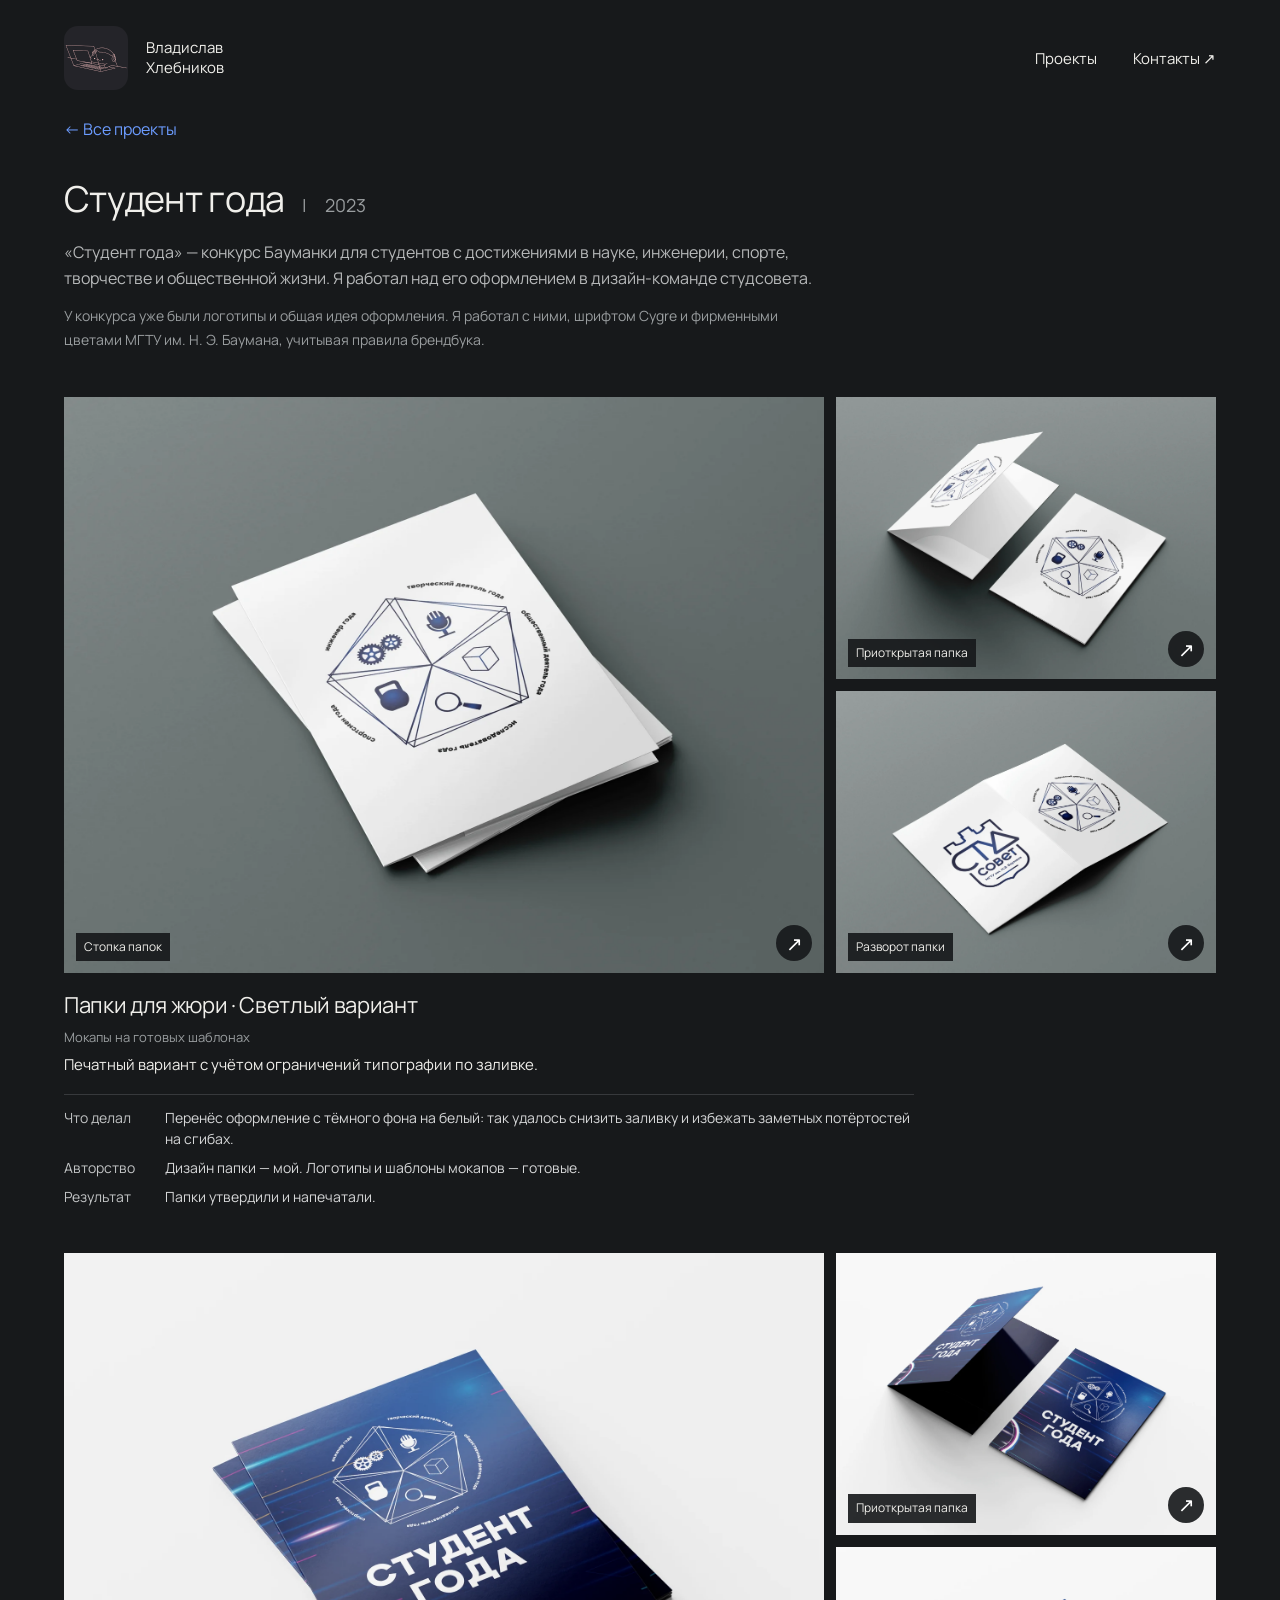
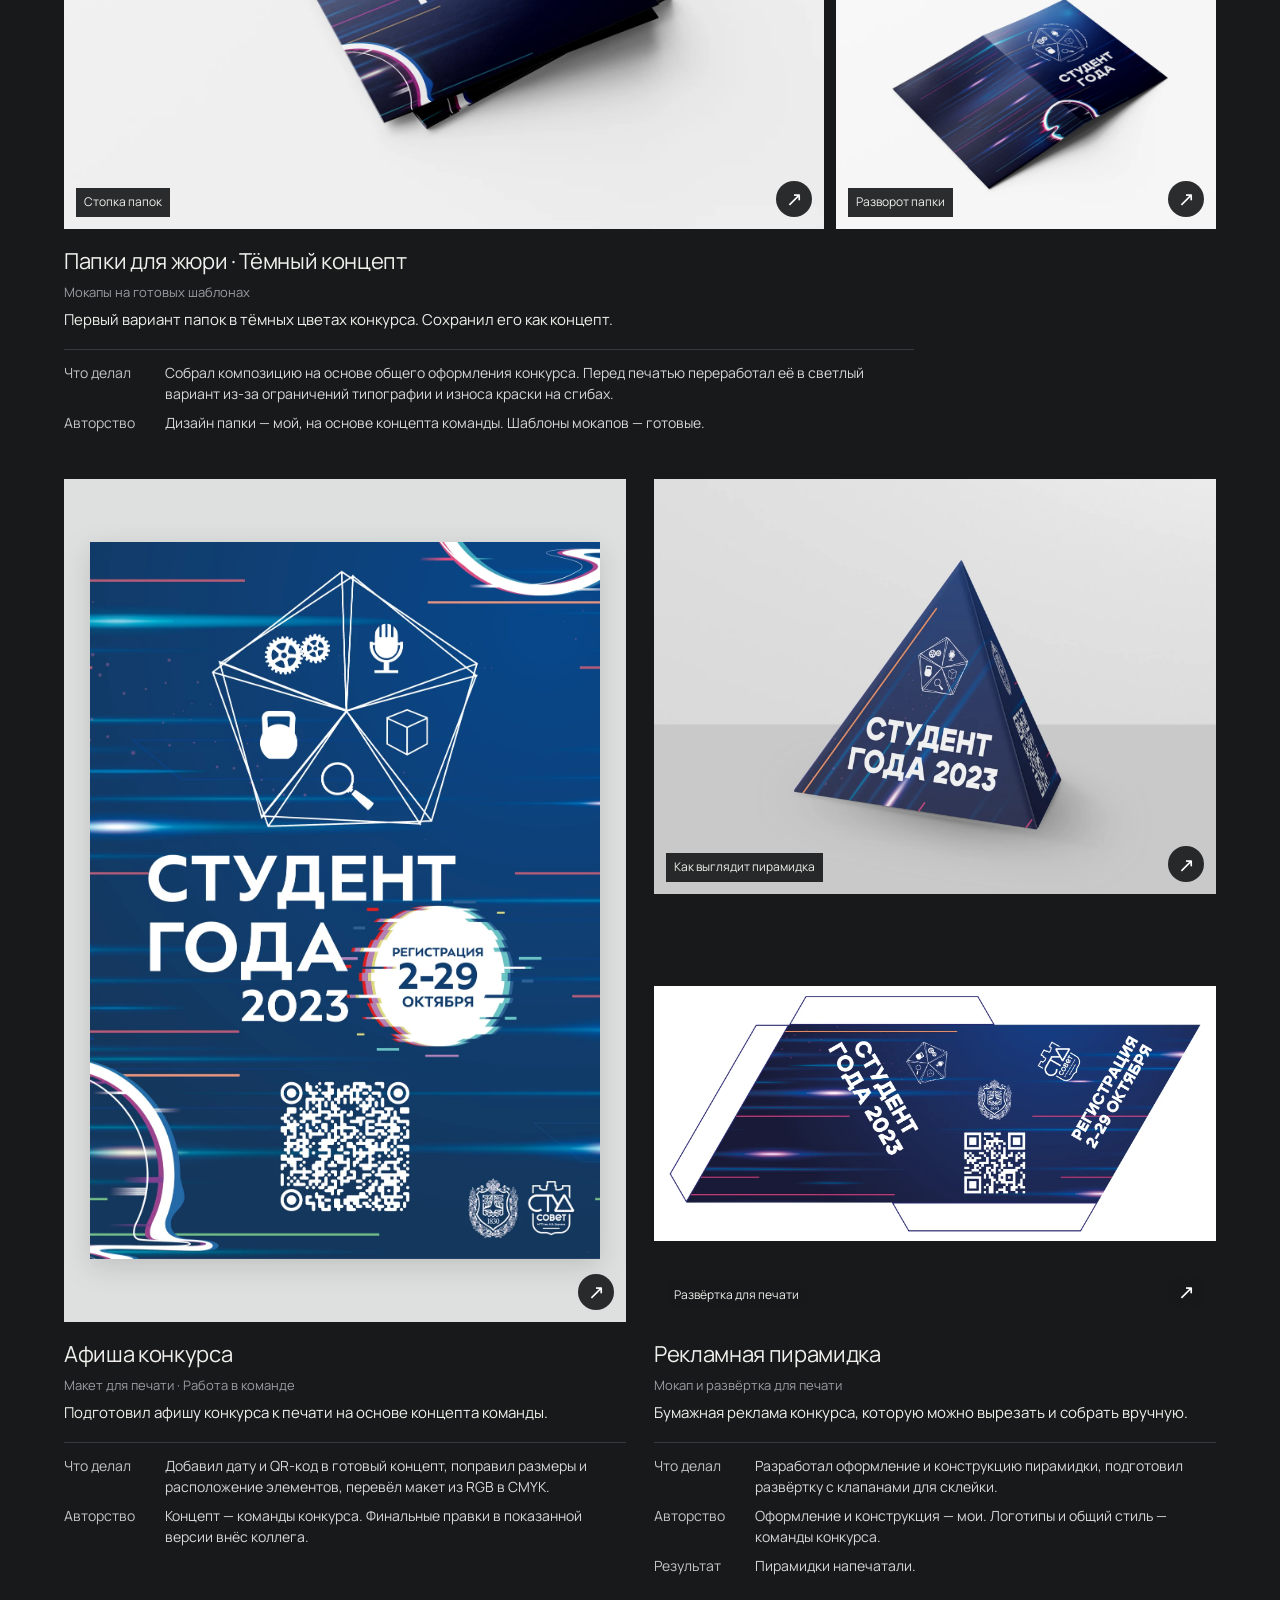
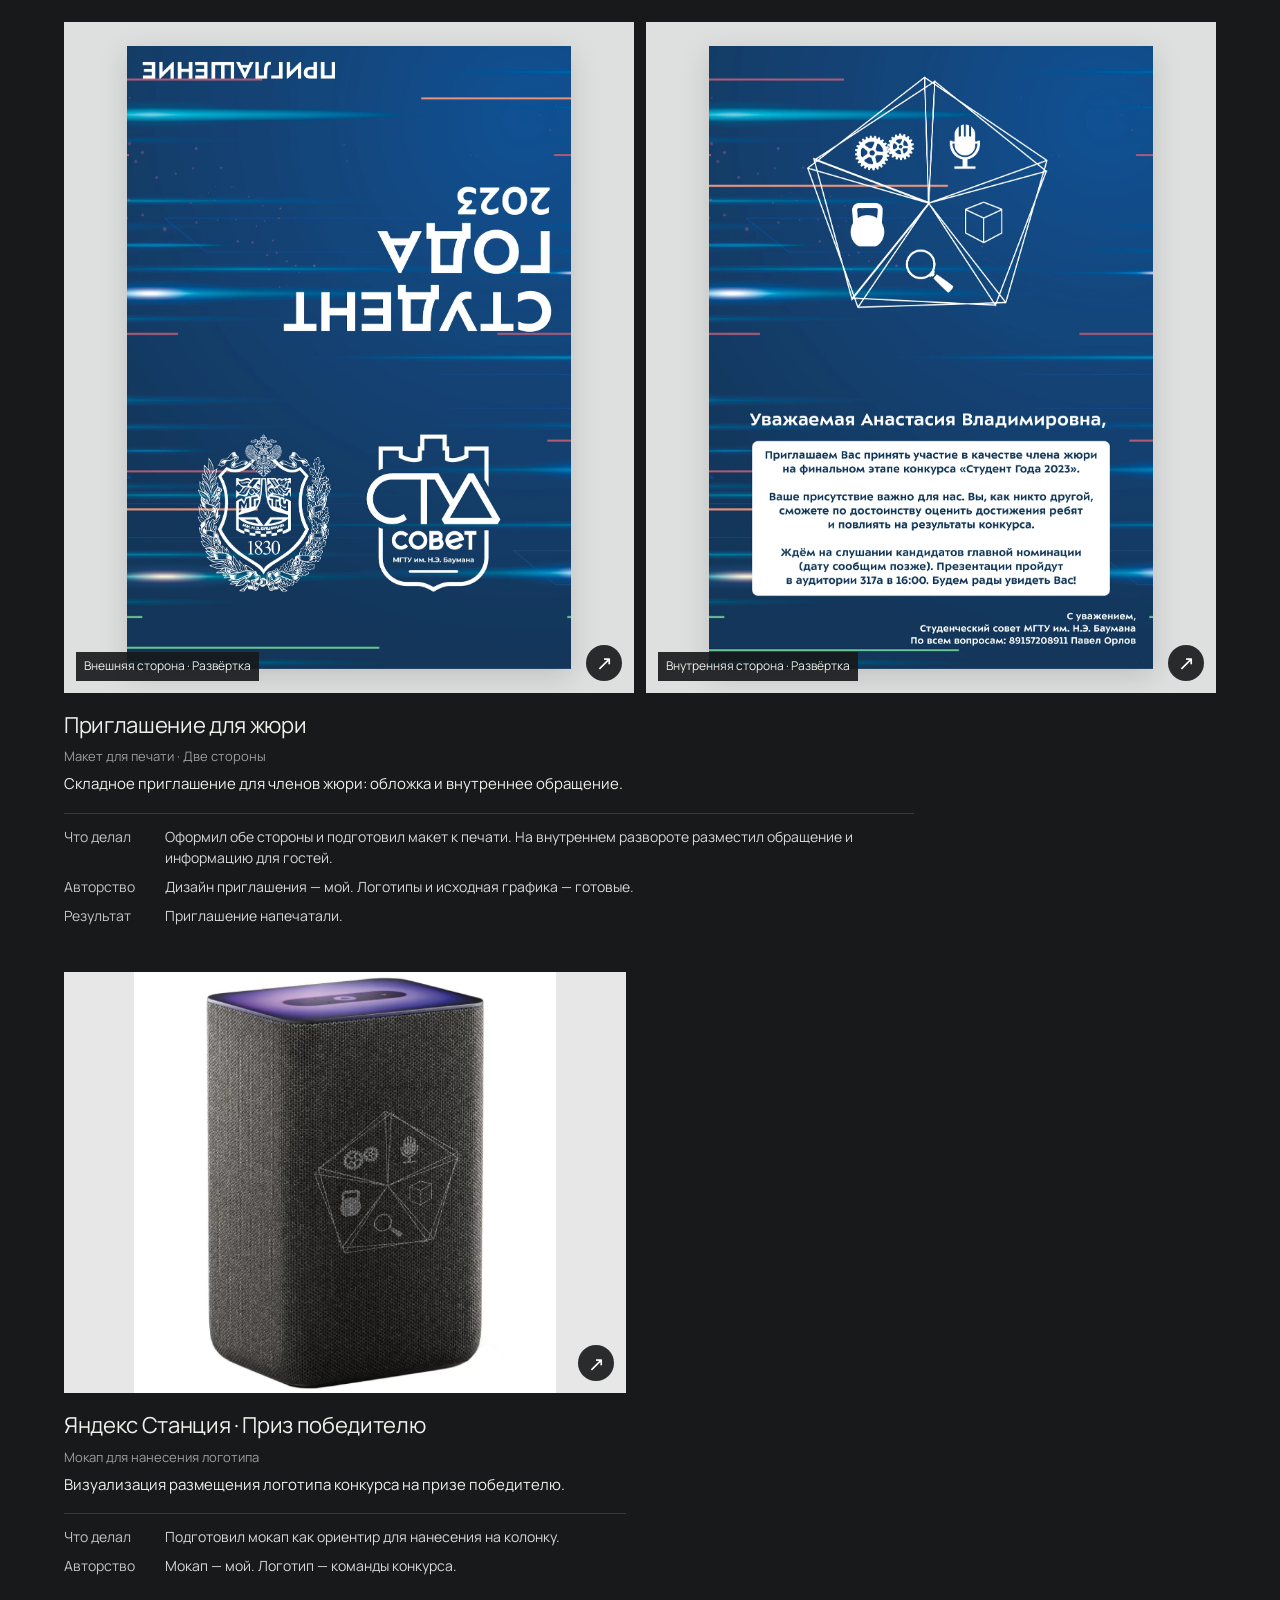
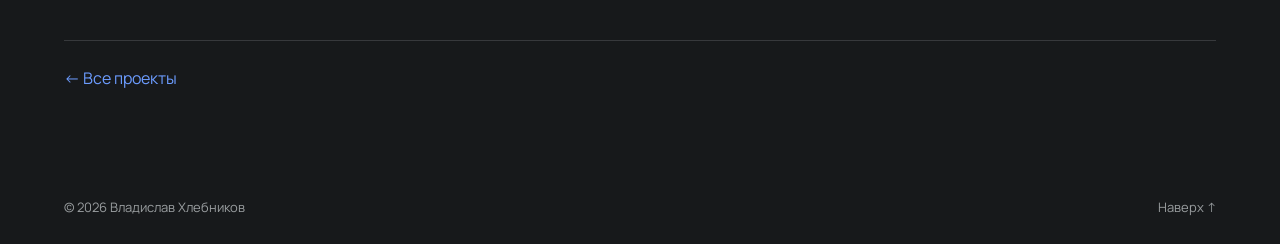
<file: projects/student.html>
<!doctype html>
<html lang="ru">
<head>
  <meta charset="utf-8">
  <meta name="viewport" content="width=device-width, initial-scale=1">
  <meta name="theme-color" content="#17191b">
  <meta name="description" content="Студент года 2023 — работы Владислава Хлебникова. Оформление, печатные материалы и моя работа над проектом.">
  <title>Студент года 2023 — Владислав Хлебников</title>
  <link rel="icon" href="../assets/favicon.svg" type="image/svg+xml">
  <link rel="preconnect" href="https://fonts.googleapis.com">
  <link rel="preconnect" href="https://fonts.gstatic.com" crossorigin>
  <link rel="stylesheet" href="https://fonts.googleapis.com/css2?family=Manrope:wght@400;600&amp;display=swap">
  <link rel="stylesheet" href="../assets/styles.css">
  <link rel="stylesheet" href="../assets/showcase.css">
  <script src="../assets/content.js" defer></script>
  <script src="../assets/main.js" defer></script>
</head>
<body data-project="student" data-root="../">
  <a class="skip-link" href="#project-list">Перейти к работам</a>
  <header class="header wrap">
    <a class="identity" href="../index.html" aria-label="Владислав Хлебников — на главную"><img class="identity-avatar" src="../assets/avatar.webp" width="64" height="64" alt="" decoding="async"><span>Владислав<br>Хлебников</span></a>
    <nav aria-label="Основная навигация"><a href="../index.html#projects">Проекты</a><a href="../index.html#contact">Контакты <span aria-hidden="true">↗</span></a></nav>
  </header>
  <main class="project-page wrap">
    <a class="back-link" href="../index.html#student">← Все проекты</a>
    <div id="project-list"><!-- portfolio:start -->
<header class="project-page-intro"><div class="project-heading"><h1 id="student-title">Студент года</h1><span class="project-heading-divider" aria-hidden="true">|</span><time class="project-year" datetime="2023">2023</time></div><p class="project-description">«Студент года» — конкурс Бауманки для студентов с достижениями в науке, инженерии, спорте, творчестве и общественной жизни. Я работал над его оформлением в дизайн-команде студсовета.</p><p class="project-context">У конкурса уже были логотипы и общая идея оформления. Я работал с ними, шрифтом Cygre и фирменными цветами МГТУ им. Н. Э. Баумана, учитывая правила брендбука.</p></header><div class="project-grid"><figure class="work work-wide" data-project="student" data-work="student-white-folders"><div class="work-views views-mosaic"><a class="work-image" href="../assets/images/student-white-folders.webp" data-view="student-white-folders" aria-label="Открыть: Папки для жюри · Светлый вариант: Стопка папок" aria-describedby="student-student-white-folders-caption"><span class="work-image-motion"><img src="../assets/images/student-white-folders.webp" alt="Студент года 2023 — Папки для жюри · Светлый вариант: Стопка папок" loading="lazy" decoding="async"></span><span class="image-expand" aria-hidden="true">↗</span><span class="view-label">Стопка папок</span></a>
<a class="work-image" href="../assets/images/student-white.webp" data-view="student-white" aria-label="Открыть: Папки для жюри · Светлый вариант: Приоткрытая папка" aria-describedby="student-student-white-folders-caption"><span class="work-image-motion"><img src="../assets/images/student-white.webp" alt="Студент года 2023 — Папки для жюри · Светлый вариант: Приоткрытая папка" loading="lazy" decoding="async"></span><span class="image-expand" aria-hidden="true">↗</span><span class="view-label">Приоткрытая папка</span></a>
<a class="work-image" href="../assets/images/student-white-open.webp" data-view="student-white-open" aria-label="Открыть: Папки для жюри · Светлый вариант: Разворот папки" aria-describedby="student-student-white-folders-caption"><span class="work-image-motion"><img src="../assets/images/student-white-open.webp" alt="Студент года 2023 — Папки для жюри · Светлый вариант: Разворот папки" loading="lazy" decoding="async"></span><span class="image-expand" aria-hidden="true">↗</span><span class="view-label">Разворот папки</span></a></div><figcaption id="student-student-white-folders-caption"><h2 class="work-title">Папки для жюри · Светлый вариант</h2><p class="work-format">Мокапы на готовых шаблонах</p><p class="work-summary">Печатный вариант с учётом ограничений типографии по заливке.</p><dl class="work-details"><div><dt>Что делал</dt><dd>Перенёс оформление с тёмного фона на белый: так удалось снизить заливку и избежать заметных потёртостей на сгибах.</dd></div><div><dt>Авторство</dt><dd>Дизайн папки — мой. Логотипы и шаблоны мокапов — готовые.</dd></div><div><dt>Результат</dt><dd>Папки утвердили и напечатали.</dd></div></dl></figcaption></figure>
<figure class="work work-wide" data-project="student" data-work="student-folders"><div class="work-views views-mosaic"><a class="work-image" href="../assets/images/student-folders.webp" data-view="student-folders" aria-label="Открыть: Папки для жюри · Тёмный концепт: Стопка папок" aria-describedby="student-student-folders-caption"><span class="work-image-motion"><img src="../assets/images/student-folders.webp" alt="Студент года 2023 — Папки для жюри · Тёмный концепт: Стопка папок" loading="lazy" decoding="async"></span><span class="image-expand" aria-hidden="true">↗</span><span class="view-label">Стопка папок</span></a>
<a class="work-image" href="../assets/images/student-cover.webp" data-view="student-cover" aria-label="Открыть: Папки для жюри · Тёмный концепт: Приоткрытая папка" aria-describedby="student-student-folders-caption"><span class="work-image-motion"><img src="../assets/images/student-cover.webp" alt="Студент года 2023 — Папки для жюри · Тёмный концепт: Приоткрытая папка" loading="lazy" decoding="async"></span><span class="image-expand" aria-hidden="true">↗</span><span class="view-label">Приоткрытая папка</span></a>
<a class="work-image" href="../assets/images/student-folder-open.webp" data-view="student-folder-open" aria-label="Открыть: Папки для жюри · Тёмный концепт: Разворот папки" aria-describedby="student-student-folders-caption"><span class="work-image-motion"><img src="../assets/images/student-folder-open.webp" alt="Студент года 2023 — Папки для жюри · Тёмный концепт: Разворот папки" loading="lazy" decoding="async"></span><span class="image-expand" aria-hidden="true">↗</span><span class="view-label">Разворот папки</span></a></div><figcaption id="student-student-folders-caption"><h2 class="work-title">Папки для жюри · Тёмный концепт</h2><p class="work-format">Мокапы на готовых шаблонах</p><p class="work-summary">Первый вариант папок в тёмных цветах конкурса. Сохранил его как концепт.</p><dl class="work-details"><div><dt>Что делал</dt><dd>Собрал композицию на основе общего оформления конкурса. Перед печатью переработал её в светлый вариант из-за ограничений типографии и износа краски на сгибах.</dd></div><div><dt>Авторство</dt><dd>Дизайн папки — мой, на основе концепта команды. Шаблоны мокапов — готовые.</dd></div></dl></figcaption></figure>
<figure class="work work-portrait" data-project="student" data-work="student-poster"><div class="work-views"><a class="work-image" href="../assets/images/student-poster.webp" data-view="student-poster" aria-label="Открыть: Афиша конкурса" aria-describedby="student-student-poster-caption"><span class="work-image-motion"><img src="../assets/images/student-poster.webp" alt="Студент года 2023 — Афиша конкурса" loading="lazy" decoding="async"></span><span class="image-expand" aria-hidden="true">↗</span></a></div><figcaption id="student-student-poster-caption"><h2 class="work-title">Афиша конкурса</h2><p class="work-format">Макет для печати · Работа в команде</p><p class="work-summary">Подготовил афишу конкурса к печати на основе концепта команды.</p><dl class="work-details"><div><dt>Что делал</dt><dd>Добавил дату и QR-код в готовый концепт, поправил размеры и расположение элементов, перевёл макет из RGB в CMYK.</dd></div><div><dt>Авторство</dt><dd>Концепт — команды конкурса. Финальные правки в показанной версии внёс коллега.</dd></div></dl></figcaption></figure>
<figure class="work" data-project="student" data-work="student-table"><div class="work-views views-stack"><a class="work-image" href="../assets/images/student-table.webp" data-view="student-table" aria-label="Открыть: Рекламная пирамидка: Как выглядит пирамидка" aria-describedby="student-student-table-caption"><span class="work-image-motion"><img src="../assets/images/student-table.webp" alt="Студент года 2023 — Рекламная пирамидка: Как выглядит пирамидка" loading="lazy" decoding="async"></span><span class="image-expand" aria-hidden="true">↗</span><span class="view-label">Как выглядит пирамидка</span></a>
<a class="work-image work-image-contain work-image-cropped" href="../assets/images/student-pyramid-flat.webp" data-view="student-pyramid-flat" aria-label="Открыть: Рекламная пирамидка: Развёртка для печати" aria-describedby="student-student-table-caption" style="--preview-ratio:2.2"><span class="work-image-motion"><img src="../assets/images/student-pyramid-flat.webp" alt="Студент года 2023 — Рекламная пирамидка: Развёртка для печати" loading="lazy" decoding="async"></span><span class="image-expand" aria-hidden="true">↗</span><span class="view-label">Развёртка для печати</span></a></div><figcaption id="student-student-table-caption"><h2 class="work-title">Рекламная пирамидка</h2><p class="work-format">Мокап и развёртка для печати</p><p class="work-summary">Бумажная реклама конкурса, которую можно вырезать и собрать вручную.</p><dl class="work-details"><div><dt>Что делал</dt><dd>Разработал оформление и конструкцию пирамидки, подготовил развёртку с клапанами для склейки.</dd></div><div><dt>Авторство</dt><dd>Оформление и конструкция — мои. Логотипы и общий стиль — команды конкурса.</dd></div><div><dt>Результат</dt><dd>Пирамидки напечатали.</dd></div></dl></figcaption></figure>
<figure class="work work-wide work-portrait" data-project="student" data-work="student-invitation"><div class="work-views views-pair"><a class="work-image work-image-contain" href="../assets/images/student-invitation.webp" data-view="student-invitation" aria-label="Открыть: Приглашение для жюри: Внешняя сторона · Развёртка" aria-describedby="student-student-invitation-caption"><span class="work-image-motion"><img src="../assets/images/student-invitation.webp" alt="Студент года 2023 — Приглашение для жюри: Внешняя сторона · Развёртка" loading="lazy" decoding="async"></span><span class="image-expand" aria-hidden="true">↗</span><span class="view-label">Внешняя сторона · Развёртка</span></a>
<a class="work-image work-image-contain" href="../assets/images/student-invitation-inside.webp" data-view="student-invitation-inside" aria-label="Открыть: Приглашение для жюри: Внутренняя сторона · Развёртка" aria-describedby="student-student-invitation-caption"><span class="work-image-motion"><img src="../assets/images/student-invitation-inside.webp" alt="Студент года 2023 — Приглашение для жюри: Внутренняя сторона · Развёртка" loading="lazy" decoding="async"></span><span class="image-expand" aria-hidden="true">↗</span><span class="view-label">Внутренняя сторона · Развёртка</span></a></div><figcaption id="student-student-invitation-caption"><h2 class="work-title">Приглашение для жюри</h2><p class="work-format">Макет для печати · Две стороны</p><p class="work-summary">Складное приглашение для членов жюри: обложка и внутреннее обращение.</p><dl class="work-details"><div><dt>Что делал</dt><dd>Оформил обе стороны и подготовил макет к печати. На внутреннем развороте разместил обращение и информацию для гостей.</dd></div><div><dt>Авторство</dt><dd>Дизайн приглашения — мой. Логотипы и исходная графика — готовые.</dd></div><div><dt>Результат</dt><dd>Приглашение напечатали.</dd></div></dl></figcaption></figure>
<figure class="work" data-project="student" data-work="student-station"><div class="work-views"><a class="work-image work-image-contain" href="../assets/images/student-station.webp" data-view="student-station" aria-label="Открыть: Яндекс Станция · Приз победителю" aria-describedby="student-student-station-caption"><span class="work-image-motion"><img src="../assets/images/student-station.webp" alt="Студент года 2023 — Яндекс Станция · Приз победителю" loading="lazy" decoding="async"></span><span class="image-expand" aria-hidden="true">↗</span></a></div><figcaption id="student-student-station-caption"><h2 class="work-title">Яндекс Станция · Приз победителю</h2><p class="work-format">Мокап для нанесения логотипа</p><p class="work-summary">Визуализация размещения логотипа конкурса на призе победителю.</p><dl class="work-details"><div><dt>Что делал</dt><dd>Подготовил мокап как ориентир для нанесения на колонку.</dd></div><div><dt>Авторство</dt><dd>Мокап — мой. Логотип — команды конкурса.</dd></div></dl></figcaption></figure></div>
<!-- portfolio:end --></div>
    <div class="project-page-footer"><a class="back-link" href="../index.html#student">← Все проекты</a></div>
  </main>
  <footer class="footer wrap"><span>© <span id="year">2026</span> Владислав Хлебников</span><a href="#">Наверх ↑</a></footer>
  <dialog id="viewer" aria-labelledby="viewer-caption"><div class="viewer-toolbar"><p id="viewer-caption" aria-live="polite" aria-atomic="true"></p><button id="viewer-close" type="button" aria-label="Закрыть изображение">Закрыть <span aria-hidden="true">×</span></button></div><div class="viewer-layout"><div class="viewer-stage"><button id="viewer-prev" type="button" aria-label="Предыдущее изображение">←</button><img id="viewer-image" alt="" tabindex="-1"><button id="viewer-next" type="button" aria-label="Следующее изображение">→</button></div><aside id="viewer-details" class="viewer-details" aria-label="Описание работы"></aside></div><p class="viewer-hint"><span id="viewer-navigation-hint">← → Перелистывать</span> <span>Esc Закрыть</span></p></dialog>
</body>
</html>
</file>
<file: assets/styles.css>
:root{color-scheme:dark;--bg:#17191b;--surface:#202225;--text:#f0efeb;--muted:#999d9f;--line:#37393c;--blue:#6c9cff;--gutter:clamp(22px,5vw,88px)}
*{box-sizing:border-box}html{scroll-behavior:smooth;scroll-padding-top:28px}body{margin:0;font-size:18px;background:var(--bg);color:var(--text);font-family:"Manrope",Arial,Helvetica,sans-serif;-webkit-font-smoothing:antialiased}a{color:inherit;text-decoration:none}button{font:inherit;color:inherit;cursor:pointer}button,a{-webkit-tap-highlight-color:transparent}button:focus-visible,a:focus-visible{outline:2px solid var(--blue);outline-offset:6px}button{border:0}p,h1,h2,h3,h4,figure{margin:0}img{display:block;max-width:100%}.wrap{max-width:1600px;margin-inline:auto;padding-inline:var(--gutter)}.muted{color:var(--muted)}.accent{color:var(--blue)}.eyebrow{font-size:14px;line-height:1.5;letter-spacing:.06em;text-transform:uppercase}.blue-dot{display:inline-block;width:7px;height:7px;border-radius:50%;background:var(--blue);margin-right:9px;vertical-align:2px}.skip-link{position:fixed;top:8px;left:8px;z-index:10;padding:12px;background:var(--blue);color:var(--bg);transform:translateY(-150%)}.skip-link:focus{transform:translateY(0)}
.header{height:116px;display:flex;align-items:center;justify-content:space-between}.identity{display:flex;align-items:center;gap:18px;font-size:15px;line-height:1.35}.identity-avatar{width:64px;height:64px;flex-shrink:0;object-fit:contain;border-radius:14px}.header nav{display:flex;align-items:center;gap:36px;font-size:15px}.header nav a{padding:10px 0}.header nav a:hover,.footer a:hover{color:var(--blue)}.nav-count{font-size:11px;vertical-align:super;margin-left:3px;color:var(--muted)}
.hero{padding-top:0}.hero h1{font-weight:400;font-size:clamp(48px,4.5vw,56px);line-height:1.15;letter-spacing:normal}.hero-copy{display:grid;gap:16px;margin-top:28px;color:#fff;font-size:17px;line-height:1.7}.hero-link{display:inline-flex;align-items:center;gap:8px;width:fit-content;font-size:inherit;color:var(--blue)}.hero-link:hover{text-decoration:underline;text-underline-offset:4px}.project-index{display:grid;grid-template-columns:repeat(3,1fr);gap:32px;margin-top:56px}.project-index a{padding:20px 0;border-top:1px solid var(--line);display:flex;align-items:center;gap:14px;font-size:15px}.project-index a>span:first-child{font-size:12px;color:var(--muted)}.project-index a>span:last-child{margin-left:auto;color:var(--blue);font-size:20px}.project-index a:hover{border-color:var(--blue)}
.projects{padding-top:0}.section-label{display:flex;justify-content:space-between;align-items:center;border-bottom:1px solid var(--line);padding-bottom:18px}.section-label h2,.section-label>span{font-size:13px;text-transform:uppercase;letter-spacing:.09em;font-weight:400}.section-label>span{color:var(--muted)}.project{padding-top:46px;scroll-margin-top:24px}.project+.project{margin-top:110px;border-top:1px solid var(--line)}.project-header{display:grid;grid-template-columns:70px 1fr auto;gap:24px;align-items:start;margin-bottom:38px}.project-number{font-size:20px;color:var(--blue);padding-top:3px}.project-intro h3{font-size:clamp(34px,4.5vw,68px);font-weight:400;letter-spacing:-.05em;line-height:1.1;margin-top:14px}.project-description{max-width:540px;margin-top:19px;font-size:16px;line-height:1.65;color:#b6b8b9}.project-total{font-size:13px;color:var(--muted);margin-top:5px}.project-grid{display:grid;grid-template-columns:repeat(2,minmax(0,1fr));gap:46px 28px}.work{min-width:0}.work-wide{grid-column:1/-1}.work-image{position:relative;display:block;padding:0;width:100%;aspect-ratio:4/3;background:#e7e7e7;overflow:hidden}.work-image img{height:100%;width:100%;object-fit:cover}.work-wide .work-image{aspect-ratio:2/1}.work-portrait .work-image{aspect-ratio:1.1;background:#dedfdf;padding:clamp(22px,3vw,48px)}.work-portrait .work-image img{object-fit:contain;filter:drop-shadow(0 8px 14px #0002)}.work-image-contain img{object-fit:contain}.image-expand{position:absolute;right:18px;bottom:18px;display:grid;place-items:center;width:36px;height:36px;border-radius:50%;background:#17191be8;color:white;font-size:20px}.work figcaption{padding-top:18px}.caption-top{display:flex;gap:16px;justify-content:space-between;align-items:baseline}.caption-top h4{font-weight:400;font-size:19px;line-height:1.35;letter-spacing:-.025em}.caption-number{font-size:12px;color:var(--muted);flex-shrink:0}.work-format{font-size:13px;color:var(--muted);margin-top:7px}.work-details{margin:17px 0 0;border-top:1px solid var(--line);padding-top:12px;display:grid;gap:8px}.work-details>div{display:grid;grid-template-columns:85px 1fr;gap:16px;font-size:14px;line-height:1.5}.work-details dt{color:#c2c4c5}.work-details dd{margin:0;color:#d6d7d8}.work-details dd.pending{color:#82878c}.work-wide .work-details{max-width:620px}
/* Контакты используют ту же сетку и типографику, что и проекты. */
.contact{padding-block:32px 40px;border-top:1px solid var(--line)}
.contact-layout{display:grid;grid-template-columns:repeat(2,minmax(0,1fr));gap:28px;align-items:start}
.contact-intro{min-width:0}
.contact h2{font-size:clamp(24px,2.8vw,42px);font-weight:400;line-height:1.2;letter-spacing:-.02em}
.contact-name{margin-top:18px;font-size:17px;line-height:1.6}
.contact-role{margin-top:4px;color:var(--muted);font-size:15px;line-height:1.6}
.contact-links{min-width:0}
.contact-links a{display:grid;grid-template-columns:80px minmax(0,1fr) auto;align-items:baseline;gap:16px;padding:16px 0;border-bottom:1px solid var(--line);line-height:1.5}
.contact-method{font-size:14px;color:var(--muted)}
.contact-value{font-size:17px;color:var(--blue)}
.contact-arrow{font-size:17px;color:var(--blue)}
.contact-links a:hover .contact-value{text-decoration:underline;text-underline-offset:4px}
.footer{padding-top:28px;padding-bottom:28px;display:flex;justify-content:space-between;gap:20px;font-size:13px;color:var(--muted)}
.viewer-open{overflow:hidden}dialog{position:fixed;inset:0;width:100%;height:100%;max-width:none;max-height:none;padding:24px 32px;border:0;background:#141618f5;color:var(--text);margin:0}dialog::backdrop{background:#141618}.viewer-toolbar{display:flex;justify-content:space-between;align-items:center;gap:24px;min-height:48px}.viewer-toolbar p{min-width:0;overflow-wrap:anywhere}.viewer-toolbar p{font-size:15px;line-height:1.5}.viewer-toolbar button{white-space:nowrap;background:transparent;font-size:15px;padding:10px}.viewer-toolbar button span{font-size:24px;vertical-align:-2px;margin-left:14px}.viewer-stage{height:calc(100% - 100px);display:grid;grid-template-columns:48px minmax(0,1fr) 48px;align-items:center;gap:20px}.viewer-stage img{max-height:100%;width:100%;height:100%;object-fit:contain;min-height:0}.viewer-stage button{width:44px;height:44px;border:1px solid #62666a;background:transparent;border-radius:50%;font-size:20px}.viewer-stage button:hover{background:var(--blue);color:var(--bg)}.viewer-hint{display:flex;justify-content:space-between;font-size:13px;color:var(--muted);padding:20px 68px 0}
@media(max-width:900px){.header nav{gap:22px}.project-header{grid-template-columns:36px 1fr;gap:16px}.project-total{display:none}.project-grid{gap:36px 20px}.project+.project{margin-top:80px}}
@media(max-width:600px){.header{height:92px}.identity{gap:12px;font-size:13px}.identity-avatar{width:44px;height:44px;border-radius:10px}.header nav{gap:clamp(10px,3vw,19px);font-size:14px}.nav-count{display:none}.hero h1{font-size:clamp(28px,7.6vw,40px)}.hero-copy{font-size:15px;margin-top:24px}.project-index{margin-top:42px;grid-template-columns:1fr;gap:0}.project-index a{padding:16px 0;font-size:14px}.project{padding-top:28px}.project-header{margin-bottom:26px}.project-number{font-size:16px}.project-intro .eyebrow{font-size:11px}.project-intro h3{font-size:36px;margin-top:10px}.project-description{font-size:14px;margin-top:13px}.project-grid{grid-template-columns:1fr;gap:32px}.work-wide{grid-column:auto}.work-wide .work-image{aspect-ratio:4/3}.work-image,.work-portrait .work-image{aspect-ratio:1.1}.work-portrait .work-image{padding:28px}.caption-top h4{font-size:18px}.work-details>div{grid-template-columns:76px minmax(0,1fr);gap:12px;font-size:13px}.project+.project{margin-top:56px}.footer{font-size:12px;padding-top:22px;padding-bottom:22px}.viewer-toolbar p{font-size:13px}.viewer-toolbar button{font-size:0}.viewer-toolbar button span{font-size:30px;margin:0}.viewer-stage{grid-template-columns:32px minmax(0,1fr) 32px;gap:6px}.viewer-stage button{width:30px;height:30px;font-size:16px}dialog{padding:12px}.viewer-hint{padding:20px 0 0;font-size:12px}}
@media(prefers-reduced-motion:reduce){html{scroll-behavior:auto}*,*::before,*::after{transition:none!important;animation:none!important}}

/* Виды одного материала разделяют задачу и авторство. */
.project-context{max-width:620px;margin-top:12px;color:var(--muted);font-size:14px;line-height:1.7}
.project-description{max-width:620px}
.work-views{min-width:0}
.views-mosaic{display:grid;grid-template-columns:2fr 1fr;grid-template-rows:repeat(2,minmax(0,1fr));gap:12px;aspect-ratio:2/1}
.views-mosaic .work-image:first-child{grid-row:1/3}
.views-mosaic .work-image{height:100%;min-height:0;aspect-ratio:auto}
.views-pair{display:grid;grid-template-columns:repeat(2,minmax(0,1fr));gap:12px}
.views-pair .work-image{aspect-ratio:1}
.work-portrait .views-pair .work-image{aspect-ratio:.85;padding:24px}
.views-pages{display:grid;grid-template-columns:repeat(4,minmax(0,1fr));gap:12px}
.work-portrait .views-pages .work-image{aspect-ratio:.72;padding:16px}
.view-label{position:absolute;left:12px;bottom:12px;max-width:calc(100% - 66px);padding:6px 8px;background:#17191be8;color:var(--text);font-size:12px;line-height:1.4;text-align:left}
.work-views .image-expand{right:12px;bottom:12px}
.views-pages .view-label{left:8px;bottom:8px;font-size:11px;padding:4px 6px;max-width:calc(100% - 46px)}
.views-pages .image-expand{right:8px;bottom:8px;width:26px;height:26px;font-size:17px}
.work-wide .work-details{max-width:850px}
.project-single .project-grid{grid-template-columns:1fr}
.project-single .work{display:grid;grid-template-columns:minmax(0,1fr) minmax(0,1fr);align-items:start;gap:36px}
.project-single .work-image{aspect-ratio:.82}
.project-single .work figcaption{padding-top:0}
.project-single .caption-top h4{font-size:26px;letter-spacing:-.04em}
.project-single .work-details{margin-top:24px;gap:18px}
@media(max-width:900px){.views-pages{grid-template-columns:repeat(3,minmax(0,1fr))}.project-single .work{gap:24px}}
@media(max-width:600px){
 .project-context{font-size:13px}
 .views-mosaic{grid-template-columns:1fr 1fr;grid-template-rows:auto auto;aspect-ratio:auto;gap:8px}
 .views-mosaic .work-image:first-child{grid-column:1/-1;grid-row:auto;aspect-ratio:4/3}
 .views-mosaic .work-image{height:auto;aspect-ratio:1;min-height:0}
 .views-pair,.views-pages{gap:8px;grid-template-columns:repeat(2,minmax(0,1fr))}
 .work-portrait .views-pair .work-image{padding:12px}
 .work-portrait .views-pages .work-image{padding:10px}
 .view-label{font-size:11px;left:8px;bottom:8px;max-width:calc(100% - 46px);padding:4px 6px}
 .work-views .image-expand{width:26px;height:26px;right:8px;bottom:8px;font-size:17px}
 .project-single .work{display:block}
 .project-single .work figcaption{padding-top:18px}
 .project-single .caption-top h4{font-size:20px}
 .project-single .work-details{margin-top:17px;gap:10px}
}

/* Увеличение при наведении отключено. */
.work-image-motion{display:block;width:100%;height:100%;pointer-events:none}

@media(max-width:600px){
 .contact{padding-block:24px 28px}
 .contact-layout{grid-template-columns:minmax(0,1fr);gap:24px}
 .contact h2{font-size:24px}
 .contact-name{margin-top:16px;font-size:16px}
 .contact-role{font-size:14px}
 .contact-links a{grid-template-columns:minmax(0,1fr) auto;gap:4px 16px;padding:14px 0}
 .contact-method{grid-column:1;font-size:13px}
 .contact-value{grid-column:1;font-size:16px}
 .contact-arrow{grid-column:2;grid-row:1/3;align-self:center}
}
</file>
<file: assets/showcase.css>
/* Главная: компактная вводная часть и проекты по высоте окна. */
html.home-page { scroll-snap-type: none; scroll-behavior: auto; scroll-padding-top: 0; }
.home-page .hero {
  padding-bottom: 32px;
}
.project-showcase {
  height: 100svh;
  min-height: 440px;
  padding-block: 24px;
  display: flex;
  flex-direction: column;
  gap: 22px;
  border-top: 1px solid var(--line);
}
.project-heading { display: flex; align-items: baseline; gap: 18px; min-width: 0; }
.showcase-header { flex-shrink: 0; }
.showcase-description { max-width: 100ch; margin-top: 10px; color: #b6b8b9; font-size: 15px; line-height: 1.5; }
.project-heading h1, .project-heading h2 {
  font-size: clamp(24px, 2.8vw, 42px);
  line-height: 1.2;
  font-weight: 400;
  letter-spacing: -.02em;
}
.project-heading-divider, .project-year { color: var(--muted); font-size: 18px; flex-shrink: 0; }
.carousel-viewport {
  position: relative;
  display: flex;
  flex: 1;
  min-height: 0;
  min-width: 0;
  gap: 24px;
  overflow-x: auto;
  overflow-y: hidden;
  scroll-snap-type: x mandatory;
  scrollbar-width: none;
  overscroll-behavior-x: contain;
}
.carousel-viewport::-webkit-scrollbar { display: none; }
.carousel-viewport:focus-visible { outline: 2px solid var(--blue); outline-offset: 4px; }
.carousel-panel {
  flex: 0 0 100%;
  min-width: 0;
  height: 100%;
  display: grid;
  grid-template-columns: repeat(2, minmax(0, 1fr));
  grid-template-rows: minmax(0, 1fr) auto;
  column-gap: 28px;
  row-gap: 0;
  scroll-snap-align: start;
  scroll-snap-stop: always;
}
.carousel-panel-single { grid-template-columns: minmax(0, 1fr); }
.carousel-panel .work {
  grid-column: auto;
  grid-row: 1 / 3;
  display: grid;
  grid-template-rows: subgrid;
  min-height: 0;
}
.carousel-panel .work-views {
  flex: 1;
  min-height: 0;
  aspect-ratio: auto;
  grid-auto-rows: minmax(0, 1fr);
}
.carousel-panel .views-mosaic { grid-template-rows: repeat(2, minmax(0, 1fr)); }
.views-stack { display: grid; grid-template-columns: minmax(0, 1fr); gap: 12px; }
.carousel-panel .views-stack { grid-template-rows: repeat(2, minmax(0, 1fr)); }
.project-showcase .carousel-panel .work-image {
  height: 100%;
  min-height: 0;
  aspect-ratio: auto;
}
.project-showcase .carousel-panel .work-portrait .work-image { padding: clamp(12px, 2vw, 28px); }
.work-square .work-image { aspect-ratio: 1; }
.work-square .work-image img { object-fit: contain; }
.carousel-panel .work-square .work-views { container-type: size; display: grid; place-items: center; }
.project-showcase .carousel-panel .work-square .work-image {
  width: min(100cqw, 100cqh);
  height: min(100cqw, 100cqh);
  aspect-ratio: 1;
}
/* Убираем поля только в превью, полный исходник доступен по нажатию. */
.work-image-cropped { container-type: size; display: grid; place-items: center; background: transparent; }
.work-image-cropped .work-image-motion {
  position: relative;
  overflow: hidden;
  width: min(100cqw, calc(100cqh * var(--preview-ratio)));
  height: min(100cqh, calc(100cqw / var(--preview-ratio)));
}
.work-image-cropped img { position: absolute; top: 50%; width: 100%; height: auto; transform: translateY(-50%); }
.carousel-panel .work figcaption { flex-shrink: 0; padding-top: 14px; }
.work-title { font-size: 19px; font-weight: 400; line-height: 1.35; letter-spacing: -.015em; }
.work-summary { margin-top: 8px; font-size: 15px; line-height: 1.5; }
.work-team {
  display: grid;
  grid-template-columns: auto minmax(0, 1fr);
  align-items: baseline;
  gap: 10px;
  margin: 12px 0 0;
  padding-top: 10px;
  border-top: 1px solid var(--line);
  color: var(--muted);
  font-size: 13px;
  line-height: 1.5;
}
.work-team-label { color: var(--text); font-weight: 600; }
.work-team dd { margin: 0; }
.showcase-footer { display: flex; align-items: center; justify-content: space-between; gap: 20px; flex-shrink: 0; }
.showcase-footer[hidden] { display: none; }
.project-link, .back-link { color: var(--blue); font-size: 16px; line-height: 1.5; }
.project-link:hover, .back-link:hover { text-decoration: underline; text-underline-offset: 4px; }
.carousel-controls { display: flex; align-items: center; gap: 16px; }
.carousel-controls[hidden] { display: none; }
.carousel-controls button {
  width: 42px;
  height: 42px;
  border: 1px solid var(--line);
  border-radius: 50%;
  background: transparent;
  font-size: 20px;
}
.carousel-controls button:hover:enabled { color: var(--blue); border-color: var(--blue); }
.carousel-controls button:disabled { opacity: .3; cursor: default; }
.carousel-counter { min-width: 48px; text-align: center; font-size: 13px; color: var(--muted); font-variant-numeric: tabular-nums; }

/* Страница проекта: все работы и подписи без привязки прокрутки к экранам. */
.project-page { padding-bottom: 80px; }
.project-page-intro { margin-top: 36px; margin-bottom: 46px; }
.project-page-intro .project-description { max-width: 760px; }
.project-page-intro .project-context { max-width: 760px; }
.project-page .work-title { font-size: 22px; }
.project-page .work-summary { max-width: 720px; }
.project-page [data-work="student-poster"] .work-image { aspect-ratio: 2 / 3; padding: clamp(16px, 2vw, 28px); }
.project-page .views-stack .work-image { aspect-ratio: 4 / 3; }
.project-page [data-work="student-table"] .views-stack { aspect-ratio: 2 / 3; grid-template-rows: repeat(2, minmax(0, 1fr)); }
.project-page [data-work="student-table"] .views-stack .work-image { height: 100%; min-height: 0; aspect-ratio: auto; }
.project-page-footer { border-top: 1px solid var(--line); margin-top: 64px; padding-top: 24px; }
.project-grid-single { grid-template-columns: minmax(0, 1fr); }
.project-grid-single > .work { display: grid; grid-template-columns: repeat(2, minmax(0, 1fr)); gap: 36px; align-items: start; }
.project-grid-single > .work figcaption { padding-top: 0; }

/* У изображения и его полного описания отдельные области в одном окне. */
dialog[open] { display: flex; flex-direction: column; gap: 18px; }
.viewer-layout { display: grid; grid-template-columns: minmax(0, 1fr) minmax(280px, 360px); flex: 1; min-height: 0; gap: 28px; }
.viewer-stage { height: 100%; min-height: 0; gap: 12px; }
.viewer-details { min-width: 0; min-height: 0; overflow-y: auto; padding-right: 14px; padding-bottom: 12px; scrollbar-width: thin; }
.viewer-details .work-title { font-size: 24px; }
.viewer-details .work-details > div { grid-template-columns: 1fr; gap: 4px; }
.viewer-details .work-details { gap: 18px; }
.viewer-hint { padding: 0; gap: 20px; flex-shrink: 0; }
.viewer-stage button[hidden] { display: none; }
.viewer-stage button:disabled { opacity: .3; cursor: default; }
.viewer-stage-single { grid-template-columns: minmax(0, 1fr); }

/* Без JavaScript — обычная сетка с рабочими ссылками на изображения. */
.project-showcase:not(.carousel-ready) { height: auto; min-height: 0; }
.project-showcase:not(.carousel-ready) .carousel-viewport {
  display: grid;
  grid-template-columns: repeat(2, minmax(0, 1fr));
  gap: 36px 28px;
  overflow: visible;
}

@media (max-width: 900px) {
  .viewer-layout { grid-template-columns: minmax(0, 1fr); grid-template-rows: minmax(0, 1fr) minmax(0, .8fr); gap: 20px; }
  .viewer-details { border-top: 1px solid var(--line); padding-top: 16px; }
}
@media (orientation: portrait) {
  .project-showcase { height: calc(100svh - 88px); }
}
@media (max-width: 600px) {
  .home-page .hero { padding-bottom: 24px; }
  .project-showcase { padding-block: 16px; gap: 16px; }
  .project-heading { gap: 12px; }
  .project-heading h1, .project-heading h2 { font-size: 24px; }
  .project-heading-divider, .project-year { font-size: 15px; }
  .showcase-description { margin-top: 8px; font-size: 14px; }
  .carousel-panel { column-gap: 16px; }
  .views-stack { gap: 8px; }
  .work-title { font-size: 18px; }
  .work-summary { font-size: 14px; }
  .work-team { font-size: 12px; }
  .carousel-panel .work figcaption { padding-top: 12px; }
  .showcase-footer { gap: 12px; }
  .project-link, .back-link { font-size: 14px; }
  .carousel-controls { gap: 8px; }
  .carousel-controls button { width: 34px; height: 34px; }
  .carousel-counter { min-width: 36px; font-size: 12px; }
  .project-page { padding-bottom: 48px; }
  .project-page-intro { margin-top: 28px; margin-bottom: 32px; }
  .project-page .work-title { font-size: 20px; }
  .project-grid-single > .work { display: block; }
  .project-grid-single > .work figcaption { padding-top: 18px; }
  .viewer-toolbar { gap: 12px; }
  .viewer-details .work-title { font-size: 21px; }
  .project-showcase:not(.carousel-ready) .carousel-viewport { grid-template-columns: minmax(0, 1fr); }
}

/* Длинные подписи и небольшая высота окна не должны вытеснять изображения. */
@media (max-height: 700px) {
  .project-showcase.carousel-ready { height: auto; min-height: 440px; }
  .carousel-ready .carousel-viewport { flex: none; height: 520px; }
}
</file>
